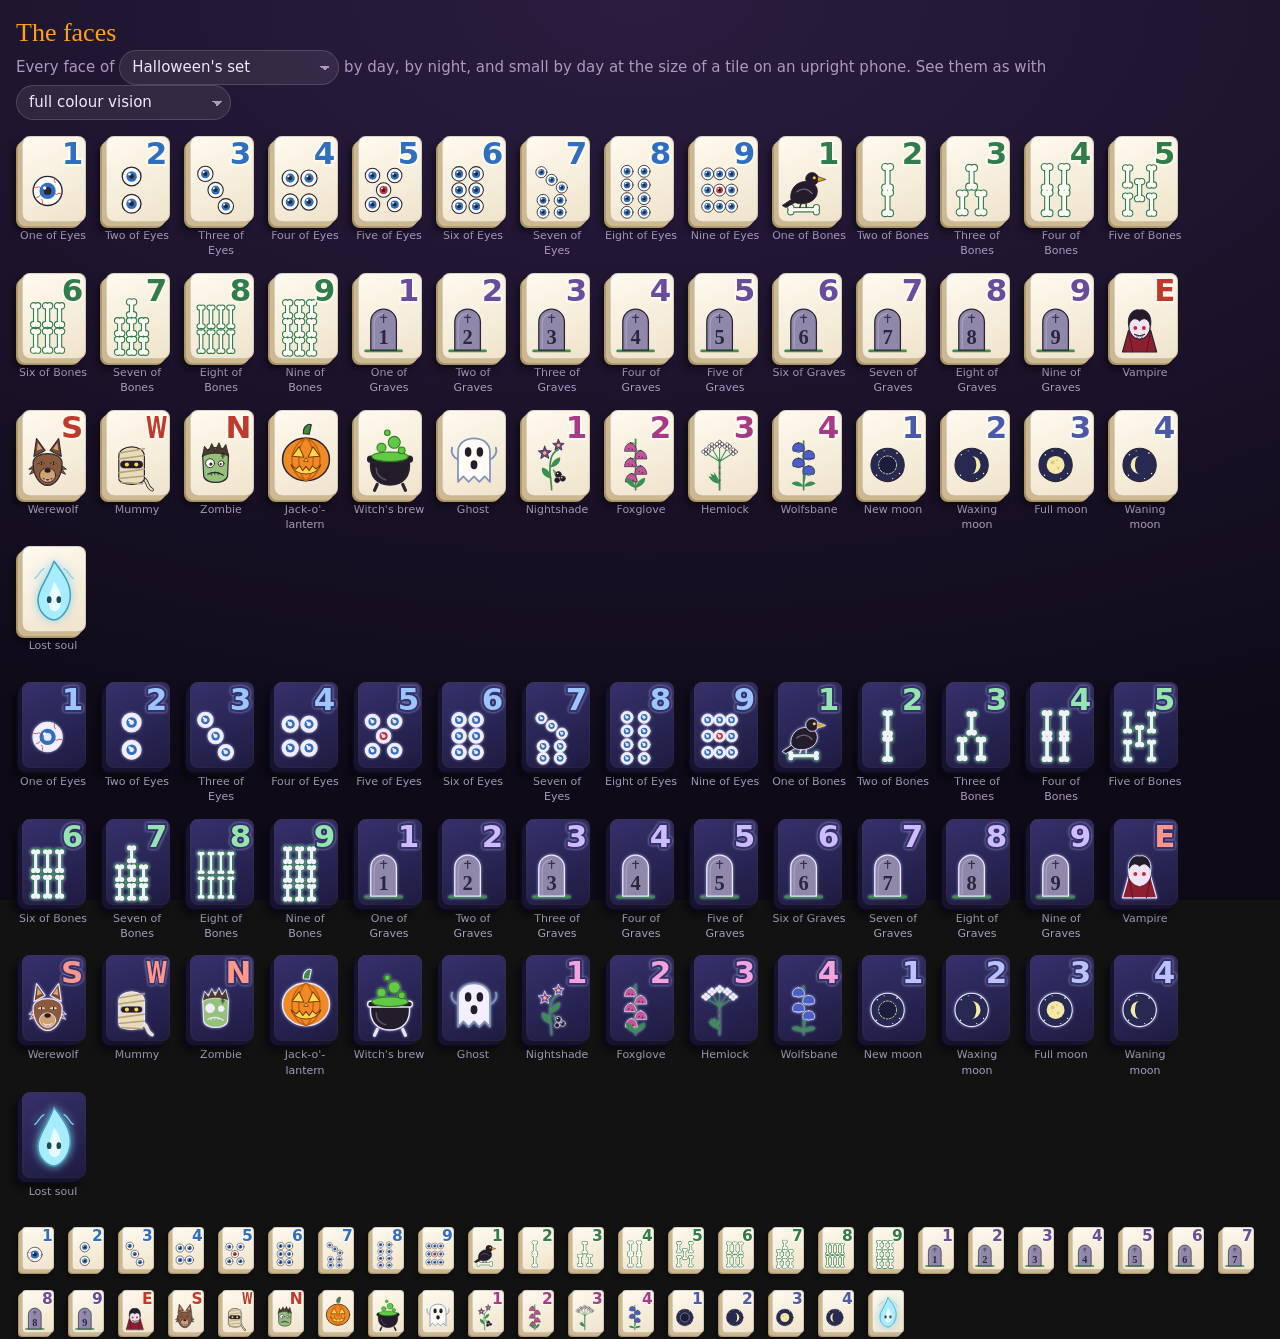
<file: faces.html>
<!doctype html>
<html lang="en">
<head>
<meta charset="utf-8">
<meta name="viewport" content="width=device-width, initial-scale=1">
<title>Seasons faces</title>
<link rel="stylesheet" href="css/game.css">
<style>
  body { overflow: auto; display: block; padding: 20px 16px 40px; }
  h1 { font: 400 26px/1 Creepster, fantasy, serif; color: var(--accent); margin: 0 0 4px; }
  p { color: var(--muted); margin: 0 0 16px; }
  .sheet { display: flex; flex-wrap: wrap; gap: 14px 10px; margin-bottom: 28px; }
  .cell { width: 74px; text-align: center; font-size: 11px; color: var(--muted); }
  .cell .tile { position: relative; display: block; margin: 0 0 6px 6px; --tile-w: 66px; --tile-h: 88px; --lift: 6px; --gap: 2px; cursor: default; }
  .small .cell { width: 40px; }
  .small .cell .tile { --tile-w: 34px; --tile-h: 45px; --lift: 4px; }
</style>
</head>
<body>
  <h1>The faces</h1>
  <p>Every face of <select id="set" aria-label="Set of faces">
      <option value="halloween">Halloween's set</option>
      <option value="thanksgiving">Thanksgiving's set</option>
      <option value="christmas">Christmas's set</option>
      <option value="new-year">New Year's set</option>
      <option value="groundhog">Groundhog Day's set</option>
      <option value="valentines">Valentine's Day's set</option>
      <option value="spring">The Start of Spring's set</option>
      <option value="summer">The beach season's set</option>
      <option value="showers">April Showers' set</option>
      <option value="turtle">The turtle's set</option>
    </select> by day, by night, and small by day at the size of a tile on an upright phone.
    <label>See them as with <select id="vision">
      <option value="">full colour vision</option>
      <option value="protanopia">protanopia: no red</option>
      <option value="deuteranopia">deuteranopia: no green</option>
      <option value="tritanopia">tritanopia: no blue</option>
      <option value="achromatopsia">no colour at all</option>
    </select></label>
  </p>
  <!-- The usual approximations of how each kind of colour blindness sees colour. -->
  <svg width="0" height="0" style="position:absolute" aria-hidden="true">
    <filter id="protanopia"><feColorMatrix type="matrix" values="0.567 0.433 0 0 0  0.558 0.442 0 0 0  0 0.242 0.758 0 0  0 0 0 1 0"/></filter>
    <filter id="deuteranopia"><feColorMatrix type="matrix" values="0.625 0.375 0 0 0  0.7 0.3 0 0 0  0 0.3 0.7 0 0  0 0 0 1 0"/></filter>
    <filter id="tritanopia"><feColorMatrix type="matrix" values="0.95 0.05 0 0 0  0 0.433 0.567 0 0  0 0.475 0.525 0 0  0 0 0 1 0"/></filter>
    <filter id="achromatopsia"><feColorMatrix type="matrix" values="0.299 0.587 0.114 0 0  0.299 0.587 0.114 0 0  0.299 0.587 0.114 0 0  0 0 0 1 0"/></filter>
  </svg>
  <div class="sheet" id="day"></div>
  <div class="sheet" id="night"></div>
  <div class="sheet small" id="small"></div>
  <script type="module">
    import { FACES } from './js/engine/tiles.js';
    import { sprite, symbolId, faceName, FACE_SETS } from './js/ui/faces.js';

    document.body.prepend(sprite());
    const params = new URLSearchParams(location.search);
    const set = document.getElementById('set');
    set.onchange = () => {
      for (const [id, night] of [['day', false], ['night', true], ['small', false]]) {
        const sheet = document.getElementById(id);
        sheet.replaceChildren();
        sheet.dataset.faces = set.value;
        for (const f of FACES) {
          const cell = document.createElement('div');
          cell.className = 'cell';
          cell.innerHTML = `<div class="tile${night ? ' night' : ''}${f.group === 'soul' ? ' soul' : ''}"><svg viewBox="0 0 60 80"><use href="#${symbolId(f.id, set.value)}"></use></svg></div>${id === 'small' ? '' : faceName(f.id, set.value)}`;
          sheet.append(cell);
        }
      }
    };
    set.value = FACE_SETS.includes(params.get('set')) ? params.get('set') : 'halloween';
    set.onchange();
    const vision = document.getElementById('vision');
    vision.onchange = () => {
      for (const sheet of document.querySelectorAll('.sheet')) sheet.style.filter = vision.value ? `url(#${vision.value})` : '';
    };
    vision.value = params.get('vision') || '';
    vision.onchange();
  </script>
</body>
</html>
</file>
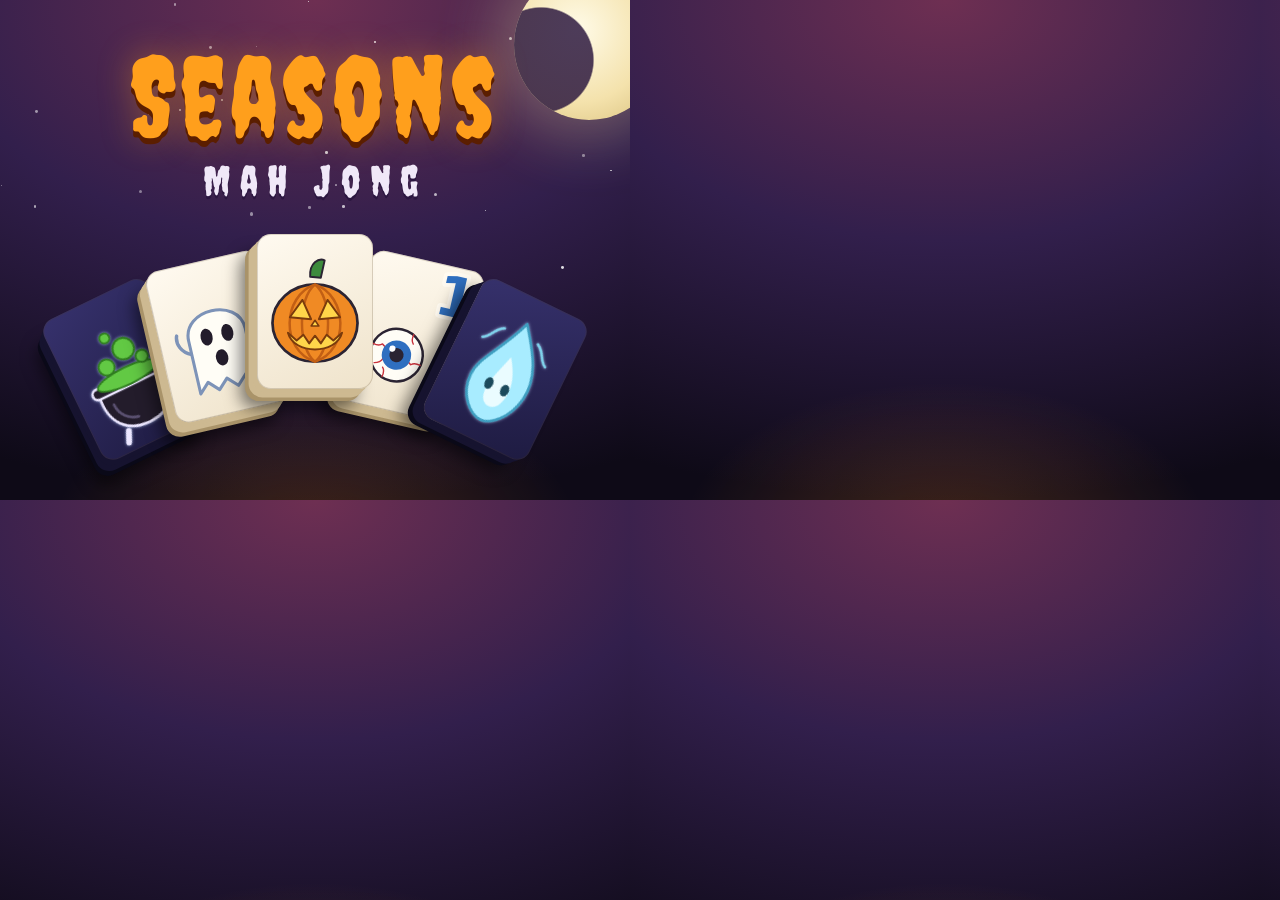
<file: tools/cover.html>
<!doctype html>
<html lang="en">
<head>
<meta charset="utf-8">
<title>Cover</title>
<!-- The cover for the game's itch.io page, 630 by 500, for tools/shots.py
     to take a picture of: the title in the game's lettering, under a waning
     moon, over a hand of the game's own tiles. -->
<link rel="stylesheet" href="https://fonts.googleapis.com/css2?family=Creepster&display=swap">
<link rel="stylesheet" href="../css/game.css">
<style>
  html, body { width: 630px; height: 500px; margin: 0; padding: 0; overflow: hidden; }
  body {
    display: block;
    position: relative;
    background:
      radial-gradient(60% 45% at 50% 108%, rgba(255, 140, 40, 0.22), transparent 70%),
      radial-gradient(125% 100% at 50% 0%, #6e2f52 0%, #321f4c 48%, #0e0a17 100%);
  }
  .moon {
    position: absolute;
    right: -34px;
    top: -30px;
    width: 150px;
    height: 150px;
    border-radius: 50%;
    background: radial-gradient(circle at 42% 40%, #fffbe8, #f4e2ac 58%, #d6bd78);
    box-shadow: 0 0 60px 18px rgba(255, 236, 170, 0.28);
  }
  .moon::after {
    /* a shadow across it, for a waning moon */
    content: '';
    position: absolute;
    inset: 0;
    border-radius: 50%;
    background: radial-gradient(circle at 18% 60%, rgba(46, 26, 64, 0.85) 34%, transparent 35%);
  }
  .star {
    position: absolute;
    border-radius: 50%;
    background: #fff;
  }
  h1, h2 {
    position: absolute;
    left: 0;
    right: 0;
    margin: 0;
    text-align: center;
    font-weight: 400;
    font-family: Creepster, fantasy, serif;
    line-height: 1;
  }
  h1 {
    top: 40px;
    font-size: 112px;
    letter-spacing: 0.04em;
    color: #ff9f1c;
    text-shadow: 0 6px 0 #5b1e00, 0 0 34px rgba(255, 159, 28, 0.4);
  }
  h2 {
    top: 160px;
    font-size: 42px;
    letter-spacing: 0.22em;
    color: #f0e8f8;
    text-shadow: 0 3px 0 #2b1640;
  }
  .fan {
    --tile-w: 116px;
    --tile-h: 155px;
    --lift: 12px;
    --gap: 0px;
    position: absolute;
    left: calc(50% - 58px);
    top: 248px;
  }
  .fan .tile {
    transform-origin: 50% 330%; /* a pivot well below, so that the hand fans out */
    cursor: default;
  }
</style>
</head>
<body>
  <div class="moon"></div>
  <h1>Seasons</h1>
  <h2>Mah Jong</h2>
  <div class="fan" id="fan"></div>
  <script type="module">
    import { sprite, symbolId } from '../js/ui/faces.js';
    import { FACE } from '../js/engine/tiles.js';
    document.body.prepend(sprite());

    // A sky of stars, the same every time.
    let seed = 7;
    const next = () => (seed = (seed * 16807) % 2147483647) / 2147483647;
    for (let k = 0; k < 34; k++) {
      const star = document.createElement('i');
      star.className = 'star';
      const size = 1 + next() * 2.2;
      Object.assign(star.style, { left: `${next() * 630}px`, top: `${next() * 300}px`, width: `${size}px`, height: `${size}px`, opacity: 0.35 + next() * 0.55 });
      document.body.insertBefore(star, document.querySelector('.moon'));
    }

    // A hand of tiles: day faces in the middle, one with its big corner
    // number, night faces glowing at the ends, and the jack-o'-lantern last,
    // so that it lies on top. The night faces have no number, so that their
    // drawings fill their tiles.
    const hand = [
      ['brew', true, -26],
      ['ghost', false, -13],
      ['eyes-1', false, 13],
      ['lost-soul', true, 26],
      ['lantern', false, 0],
    ];
    const fan = document.getElementById('fan');
    for (const [key, night, angle] of hand) {
      const tile = document.createElement('div');
      tile.className = `tile${night ? ' night' : ''}`;
      tile.style.transform = `rotate(${angle}deg)${angle ? '' : ' translateY(-14px)'}`;
      tile.innerHTML = `<svg viewBox="0 0 60 80"><use href="#${symbolId(FACE[key])}"/></svg>`;
      fan.append(tile);
    }
    await document.fonts.ready;
    document.title = 'ready'; // for anyone watching it in a browser
  </script>
</body>
</html>
</file>
<file: css/game.css>
:root {
  color-scheme: dark;
  --sky-top: #2a1d40;
  --sky-low: #0e0a17;
  --text: #f0e8f8;
  --muted: #a99bbd;
  --accent: #ff9f1c;
  --ink: #2b2433;
  --paper: #fffdf6;
  /* The lettering of titles: Halloween's own, and a rounder one for the
     other holidays. */
  --title-font: Fredoka, system-ui, sans-serif;
  --title-weight: 600;
  --title-shadow: rgba(0, 0, 0, 0.45);
  font: 15px/1.4 system-ui, -apple-system, 'Segoe UI', sans-serif;
}

body[data-theme='halloween'] {
  --title-font: Creepster, fantasy, serif;
  --title-weight: 400;
  --title-shadow: #5b1e00;
}

/* Seasons' own look, for choosing the holidays: none of theirs. */
body[data-theme='seasons'] {
  --accent: #f4cf6b;
}

/* The cards: Halloween's purple, and for the other holidays, wherever the
   colour can be mixed, a dark one taken from the sky behind them. */
:root {
  --panel: #1e1530;
}

@supports (color: color-mix(in srgb, red 50%, blue)) {
  body:not([data-theme='halloween']) {
    --panel: color-mix(in srgb, var(--sky-top) 38%, #0f0e12);
  }
}

* {
  box-sizing: border-box;
}

html,
body {
  height: 100%;
  margin: 0;
}

body {
  display: flex;
  flex-direction: column;
  color: var(--text);
  background: radial-gradient(120% 90% at 50% 0%, var(--sky-top), var(--sky-low)) fixed;
  overflow: hidden;
  padding: env(safe-area-inset-top) env(safe-area-inset-right) env(safe-area-inset-bottom) env(safe-area-inset-left);
  -webkit-user-select: none;
  user-select: none;
  transition: background-color 1s;
}

body.night {
  --sky-top: #161438;
  --sky-low: #04030a;
}

/* ------------------------------------------------------------- the bars */

.bar {
  display: flex;
  align-items: center;
  gap: 8px;
  padding: 8px 12px;
}

.top {
  flex-wrap: wrap;
  row-gap: 4px;
}

.top h1 {
  margin: 0 4px 0 0;
  font: var(--title-weight) 27px/1 var(--title-font);
  letter-spacing: 0.04em;
  color: var(--accent);
  text-shadow: 0 2px 0 var(--title-shadow);
  white-space: nowrap;
}

.status {
  margin-left: auto;
  display: flex;
  gap: 14px;
  color: var(--muted);
  font-variant-numeric: tabular-nums;
  white-space: nowrap;
}

.status b {
  color: var(--text);
  font-weight: 600;
}

/* The shopping list, on a board with one: a small tile for each thing on
   it, ticked as it is crossed off, and the matches left before checkout.
   Beside the score on a wide screen, in a row of its own on a phone. */
#list,
#deals,
#song {
  --tile-w: 20px;
  --tile-h: 27px;
  --lift: 2px;
  --gap: 0px;
  margin-left: auto;
  display: inline-flex;
  flex-direction: row;
  align-items: center;
  gap: 7px;
  padding: 3px 10px 5px 12px;
  border: 1px solid rgba(255, 255, 255, 0.14);
  border-radius: 999px;
  background: rgba(255, 255, 255, 0.08);
}

#list[hidden],
#deals[hidden],
#song[hidden] {
  display: none;
}

#list .icon,
#deals .icon,
#song .icon {
  font-size: 18px;
}

#list .label,
#deals .label,
#song .label,
#list .checkout,
#deals .checkout,
#song .checkout {
  color: var(--muted);
  font-size: 13px;
  font-weight: 500;
}

#list .things,
#deals .things,
#song .things {
  display: flex;
  gap: 5px;
}

#list:not([hidden]) ~ .status,
#deals:not([hidden]) ~ .status,
#song:not([hidden]) ~ .status {
  margin-left: 0;
}

#list .tile,
#deals .tile,
#song .tile {
  position: relative;
  flex: none;
  cursor: inherit;
}

#list .tile.done svg,
#deals .tile.done svg,
#song .tile.done svg {
  opacity: 0.35;
}

#list .tile.done::after,
#deals .tile.done::after,
#song .tile.done::after {
  content: '✓';
  position: absolute;
  inset: 0;
  display: grid;
  place-items: center;
  color: #157a37;
  font: 900 20px/1 system-ui, -apple-system, sans-serif;
  text-shadow: 0 0 2px #fff, 0 0 3px #fff;
}

#list .checkout,
#deals .checkout,
#song .checkout {
  font-variant-numeric: tabular-nums;
}

/* The robin's next note to sing back, on the first robin: ringed in her
   red. */
#song .tile.next::before {
  content: '';
  position: absolute;
  inset: -2px;
  border-radius: 5px;
  box-shadow: 0 0 0 2px #e2622f, 0 0 6px rgba(226, 98, 47, 0.7);
  pointer-events: none;
}

/* A doorbuster another shopper grabbed: crossed out. */
#deals .tile.grabbed svg {
  opacity: 0.35;
}

#deals .tile.grabbed::after {
  content: '✗';
  position: absolute;
  inset: 0;
  display: grid;
  place-items: center;
  color: #c0392b;
  font: 900 20px/1 system-ui, -apple-system, sans-serif;
  text-shadow: 0 0 2px #fff, 0 0 3px #fff;
}

.bottom {
  justify-content: center;
  flex-wrap: wrap;
}

.treats {
  display: flex;
  gap: 6px;
}

.controls {
  display: flex;
  gap: 8px;
}

/* A button in the bars: its icon and a word, beside the icon here and under
   it on phones. A treat's count sits on its icon while there is one. */
.bar button {
  display: inline-flex;
  align-items: center;
  justify-content: center;
  gap: 6px;
}

.bar button[hidden] {
  display: none;
}

.treats button {
  gap: 10px;
}

.bar .icon {
  position: relative;
  line-height: 1;
}

.bar .count {
  position: absolute;
  top: -8px;
  right: -11px;
  min-width: 16px;
  height: 16px;
  padding: 0 4px;
  border-radius: 8px;
  background: var(--accent);
  color: #2a1400;
  font: 700 11px/16px system-ui, -apple-system, sans-serif;
  text-align: center;
}

/* A treat there is none of: dimmed, though a tap still says what it does. */
.bar button.none {
  opacity: 0.45;
}

.bar button.none .count {
  display: none;
}

button,
select {
  font: inherit;
  color: var(--text);
  background: rgba(255, 255, 255, 0.08);
  border: 1px solid rgba(255, 255, 255, 0.14);
  border-radius: 999px;
  padding: 6px 12px;
  cursor: pointer;
  touch-action: manipulation;
  white-space: nowrap;
}

select {
  appearance: none;
  padding-right: 24px;
  background-image: linear-gradient(45deg, transparent 50%, var(--muted) 50%), linear-gradient(135deg, var(--muted) 50%, transparent 50%);
  background-position: calc(100% - 13px) 55%, calc(100% - 8px) 55%;
  background-size: 5px 5px;
  background-repeat: no-repeat;
}

select option {
  background: #1e1530;
}

button:disabled {
  opacity: 0.38;
  cursor: default;
}

/* Only where there is a pointer to hover: a phone would keep the last button
   tapped lit. */
@media (hover: hover) {
  button:not(:disabled):hover {
    background: rgba(255, 255, 255, 0.16);
  }
}

button.on {
  background: rgba(255, 159, 28, 0.25);
  background: color-mix(in srgb, var(--accent) 25%, transparent); /* the holiday's colour, where it can be mixed */
  border-color: var(--accent);
}

/* ------------------------------------------------------------ the board */

#table {
  flex: 1;
  min-height: 0;
  display: grid;
  place-items: center;
  overflow: hidden;
}

/* While the clock is stopped on a board not yet cleared: paused, or a card
   up, the board is hidden, so that it cannot be studied for nothing. */
body.covered #board {
  visibility: hidden;
}

#board {
  position: relative;
  --tile-w: 48px;
  --tile-h: 64px;
  --lift: 5px;
  --gap: 2px;
}

.tile {
  --face-1: #fffaf0;
  --face-2: #efe3cb;
  --edge: #cdb991;
  --edge-deep: #a99369;
  --index-eyes: #2f6fc0;
  --index-bones: #2e7d4a;
  --index-graves: #6a4c9c;
  --index-monster: #c0392b;
  --index-flower: #a63a87;
  --index-moon: #4a5aa8;
  /* Thanksgiving's, by the same groups: cranberries, corn, leaves, the harvest, autumn flowers and pies. */
  --index-tg-eyes: #b3163a;
  --index-tg-bones: #3f7d27;
  --index-tg-graves: #b35a12;
  --index-tg-monster: #6b4221;
  --index-tg-flower: #9b3f8f;
  --index-tg-moon: #3d5ea8;
  /* Christmas's: ornament red, cane green, the presents' blue, the birds' brown, berry pink and the snowflakes' ice blue. */
  --index-xm-eyes: #c41e3a;
  --index-xm-bones: #23803a;
  --index-xm-graves: #2f5fb0;
  --index-xm-monster: #8a4b1c;
  --index-xm-flower: #a8326e;
  --index-xm-moon: #1f7fa6;
  /* New Year's: the clocks' navy, the party horns' purple, January's red, Father Time's brown, the clover's green and the seasons' teal. */
  --index-ny-eyes: #2b4fa8;
  --index-ny-bones: #7b3fb0;
  --index-ny-graves: #c42a2a;
  --index-ny-monster: #7a5214;
  --index-ny-flower: #2e8a3e;
  --index-ny-moon: #1d7f8c;
  /* Groundhog Day's: the burrows' earth, the candles' flame, the scrolls' ink, the weather prophets' woods, the crocus's purple and the cardinal's red. */
  --index-gh-eyes: #7a4a1e;
  --index-gh-bones: #c4560e;
  --index-gh-graves: #2b4f8a;
  --index-gh-monster: #2e6b47;
  --index-gh-flower: #7a3fb0;
  --index-gh-moon: #b8233f;
  /* Valentine's: the hearts' red, the arrows' gold, the envelopes' violet, the animals' fur, the leaves' green and the candies' mint. */
  --index-vl-eyes: #c8123f;
  --index-vl-bones: #a86a00;
  --index-vl-graves: #6a3fb0;
  --index-vl-monster: #7a4a1e;
  --index-vl-flower: #2e8a3e;
  --index-vl-moon: #1d7f8c;
  /* April Showers': the raindrops' blue, the umbrellas' teal, the seed packets' ink, the frog's green, the lilac's purple and the monarch's orange. */
  --index-sh-eyes: #1f63b5;
  --index-sh-bones: #0c7a6f;
  --index-sh-graves: #8a4f16;
  --index-sh-monster: #3b7d2a;
  --index-sh-flower: #7a3fb0;
  --index-sh-moon: #c2500e;
  /* The turtle's: the lily pads' green, the cattails' brown, the shells' olive, the turtles' sea green, the lotus's pink and the pond shells' slate. */
  --index-tt-eyes: #2f7a33;
  --index-tt-bones: #7a4a24;
  --index-tt-graves: #6a5a22;
  --index-tt-monster: #2f6a5e;
  --index-tt-flower: #c2407a;
  --index-tt-moon: #45577a;
  /* The Start of Spring's: the robin's eggs' blue, the shoots' green, the kites' red, the winds' slate, the hyacinth's violet and dusk's orange. */
  --index-sp-eyes: #1f78ad;
  --index-sp-bones: #2e8a3a;
  --index-sp-graves: #c0392b;
  --index-sp-monster: #4a6283;
  --index-sp-flower: #6b4fc8;
  --index-sp-moon: #c8611c;
  /* The beach season's: the beach balls' red, the surfboards' teal, the sandcastles' sand, the sea's blue for the shore's four, the ice lolly's pink and the shells' coral. */
  --index-su-eyes: #cf3a30;
  --index-su-bones: #1f87a8;
  --index-su-graves: #a8641e;
  --index-su-monster: #2c5f9e;
  --index-su-flower: #c2407a;
  --index-su-moon: #c9542a;
  position: absolute;
  width: calc(var(--tile-w) - var(--gap));
  height: calc(var(--tile-h) - var(--gap));
  padding: 0;
  border: 0;
  border-radius: calc(var(--tile-w) * 0.12);
  background: linear-gradient(155deg, var(--face-1), var(--face-2));
  box-shadow:
    inset 0 0 0 1px rgba(80, 60, 30, 0.2),
    calc(var(--lift) * -0.35) calc(var(--lift) * 0.35) 0 var(--edge),
    calc(var(--lift) * -0.7) calc(var(--lift) * 0.7) 0 var(--edge),
    calc(var(--lift) * -1) var(--lift) 0 var(--edge-deep),
    calc(var(--lift) * -1.4) calc(var(--lift) * 1.6) calc(var(--lift) * 1.3) rgba(0, 0, 0, 0.5);
  cursor: pointer;
  transition: opacity 0.3s ease, transform 0.3s ease, filter 0.3s ease, visibility 0s;
  -webkit-tap-highlight-color: transparent;
  -webkit-touch-callout: none;
  touch-action: manipulation;
}

.tile svg {
  display: block;
  width: 100%;
  height: 100%;
  pointer-events: none;
}

.tile:focus-visible {
  outline: 3px solid #7fd3ec;
  outline-offset: 1px;
}

/* The badges a twist puts on a tile, a crown, a coin, a price tag and the
   rest, sit at its top left, 14% in from its edge: the top right is its
   number's, the corner no stack beside it ever covers, and a layer lifts a
   tile less than 14% of its width, 13% at the most, on tiles 23px wide, so
   a stack one layer taller on its left leaves them showing. The counts,
   the sparkler's, the milk's and the ice's, too wide to sit beside the
   number, sit under it, at the right. */

/* On the crown, a lord is gilded and wears a crown: free wherever he is. */
.tile.lord {
  --face-1: #fff7da;
  --face-2: #f2d98f;
  --edge: #c9a346;
  --edge-deep: #9c7a26;
}

.tile.lord::after {
  content: '👑';
  position: absolute;
  top: -11%;
  left: 14%;
  font-size: calc(var(--tile-w) * 0.4);
  line-height: 1;
  filter: drop-shadow(0 1px 1px rgba(0, 0, 0, 0.55));
  pointer-events: none;
}

/* On the bagpipes, a piper is tinged with the green of his tartan, and
   carries a note: the rest of his kind follow him out. */
.tile.piper {
  --face-1: #f3faf1;
  --face-2: #d3e8cd;
  --edge: #a8c69d;
  --edge-deep: #7f9f74;
}

.tile.piper::after {
  content: '🎶';
  position: absolute;
  top: -10%;
  left: 14%;
  font-size: calc(var(--tile-w) * 0.38);
  line-height: 1;
  filter: drop-shadow(0 1px 1px rgba(0, 0, 0, 0.55));
  pointer-events: none;
}

/* On New Year's 9, a rocket carries 🚀, waiting to be set off; and a tile
   a rocket's burst has lit glows the lilac of a firework, edges and all,
   with a sparkle on it, and turns gold like any tile when chosen: two lit
   tiles taken together are a lit pair. A tile catching the light flashes
   as it does. */
.tile.rocket::after,
.tile.lit::after {
  content: '🚀';
  position: absolute;
  top: -10%;
  left: 14%;
  font-size: calc(var(--tile-w) * 0.38);
  line-height: 1;
  filter: drop-shadow(0 1px 1px rgba(0, 0, 0, 0.55));
  pointer-events: none;
}

.tile.lit::after {
  content: '✨';
}

.tile.lit {
  --face-1: #fcefff;
  --face-2: #e6c6f5;
  --edge: #c09ad6;
  --edge-deep: #946bb0;
}

.tile.sparkle {
  animation: sparkle 0.7s ease-out;
}

@keyframes sparkle {
  0% {
    filter: brightness(1.7) drop-shadow(0 0 9px #ffd54a);
    transform: scale(1.08);
  }
}

/* On New Year's 3, the row a shooting star has crossed glows a starry
   blue until the next star, and fades once its wish is made; a star
   streaks across it as it comes. Its tiles are a cool, bright white. */
.star-band {
  position: absolute;
  left: 0;
  right: 0;
  z-index: 99999;
  pointer-events: none;
  transition:
    top 0.3s ease,
    opacity 0.6s ease;
}

.star-band.wished {
  opacity: 0;
}

.star-band::after {
  content: '';
  position: absolute;
  inset: -6% 0;
  border-radius: 8px;
  background:
    radial-gradient(circle at 9% 40%, rgba(255, 255, 255, 0.95) 0 1px, transparent 2px),
    radial-gradient(circle at 27% 65%, rgba(210, 225, 255, 0.9) 0 1.5px, transparent 2.5px),
    radial-gradient(circle at 46% 30%, rgba(255, 255, 255, 0.95) 0 1px, transparent 2px),
    radial-gradient(circle at 64% 70%, rgba(230, 215, 255, 0.9) 0 1.5px, transparent 2.5px),
    radial-gradient(circle at 83% 35%, rgba(255, 255, 255, 0.95) 0 1px, transparent 2px),
    linear-gradient(rgba(120, 160, 255, 0), rgba(140, 180, 255, 0.34) 25%, rgba(185, 160, 255, 0.34) 75%, rgba(120, 160, 255, 0));
  mix-blend-mode: screen;
}

.star-band::before {
  content: '🌠';
  position: absolute;
  top: 50%;
  right: -12%;
  transform: translateY(-50%);
  font-size: calc(var(--tile-w) * 0.6);
  line-height: 1;
  opacity: 0;
}

.star-band.streak::before {
  animation: streak 0.9s ease-out;
}

@keyframes streak {
  15% {
    opacity: 1;
  }
  100% {
    right: 105%;
    opacity: 0;
  }
}

.tile.starlit {
  --face-1: #f6f8ff;
  --face-2: #dfe7ff;
}

/* On New Year's 2, the two glasses of champagne stand along the 2, each at
   the top left of its place, as badges do, so that the tile under it and
   its number still show, and glide on a place at a time; when they meet
   they clink, tilting together, and stay so. The tiles still in their way
   are ringed in champagne gold, not filled with it, so as not to look
   chosen. */
.glass {
  position: absolute;
  left: 0;
  top: 0;
  width: calc(var(--tile-w) * 0.36);
  height: calc(var(--tile-w) * 0.72);
  z-index: 99999;
  pointer-events: none;
  transition: transform 0.5s ease;
  filter: drop-shadow(0 1px 1.5px rgba(0, 0, 0, 0.65)) drop-shadow(0 0 5px rgba(255, 226, 140, 0.6));
}

.glass svg {
  display: block;
  width: 100%;
  height: 100%;
  overflow: visible;
  transform-origin: 50% 100%;
  transition: transform 0.3s ease;
}

.glass.clinked svg {
  transform: rotate(var(--tilt));
}

.glass.clinking svg {
  animation: clink 0.9s ease-out;
}

@keyframes clink {
  0% {
    transform: rotate(0);
  }
  35% {
    transform: rotate(calc(var(--tilt) * 1.7));
  }
  50% {
    transform: rotate(calc(var(--tilt) * 0.5));
  }
  68% {
    transform: rotate(calc(var(--tilt) * 1.3));
  }
  100% {
    transform: rotate(var(--tilt));
  }
}

.tile.in-way::before {
  content: '';
  position: absolute;
  inset: 0;
  border-radius: inherit;
  box-shadow:
    inset 0 0 0 calc(var(--tile-w) * 0.06) #e3ad35,
    inset 0 0 calc(var(--tile-w) * 0.18) rgba(255, 205, 80, 0.75);
  pointer-events: none;
}

/* On April Showers' umbrella, each raindrop still running sits at the top
   left of its place, as badges do, so that the tile under it and its number
   still show: on the tile at the top there, or fainter on the table where
   its tiles are all taken. It glides a place down its rib with every match.
   One just landed falls onto the peak; one caught splashes; and one past
   the rim drips off and falls away. The tiles still in a drop's way are
   ringed in rain blue, not filled with it, so as not to look chosen. */
.raindrop {
  position: absolute;
  left: 0;
  top: 0;
  width: calc(var(--tile-w) * 0.36);
  height: calc(var(--tile-w) * 0.48);
  z-index: 99999;
  pointer-events: none;
  transition: transform 0.45s ease-in;
  filter: drop-shadow(0 1px 1.5px rgba(0, 0, 0, 0.55));
}

.raindrop svg {
  display: block;
  width: 100%;
  height: 100%;
  overflow: visible;
  transform-origin: 50% 100%;
}

.raindrop.bare {
  opacity: 0.55;
}

.raindrop.landing svg {
  animation: rain-land 0.5s ease-in;
}

.raindrop.caught svg {
  animation: rain-splash 0.5s ease-out forwards;
}

.raindrop.dripping svg {
  animation: rain-drip 0.7s ease-in forwards;
}

@keyframes rain-land {
  0% {
    transform: translateY(calc(var(--tile-w) * -1.2));
    opacity: 0;
  }
  70% {
    transform: translateY(0) scaleY(1.1);
    opacity: 1;
  }
  85% {
    transform: scale(1.15, 0.85);
  }
  100% {
    transform: none;
  }
}

@keyframes rain-splash {
  0% {
    transform: none;
    opacity: 1;
  }
  40% {
    transform: scale(1.5, 0.6);
    opacity: 0.9;
  }
  100% {
    transform: scale(2.2, 0.2);
    opacity: 0;
  }
}

@keyframes rain-drip {
  0% {
    transform: none;
    opacity: 1;
  }
  25% {
    transform: scaleY(1.15);
  }
  100% {
    transform: translateY(calc(var(--tile-w) * 1.4)) scale(0.8);
    opacity: 0;
  }
}

/* On April Showers' rain boots, the puddle's tiles, the splash zone, are
   tinged the blue of rainwater, a little deeper than the lake's; with each
   splash they ripple, outward from where the pair was taken. */
.tile.puddle {
  --face-1: #eef7fd;
  --face-2: #c9e3f5;
  --edge: #94bfdc;
  --edge-deep: #6f9cbd;
}

.tile.ripple {
  animation: ripple 0.55s ease-out;
}

@keyframes ripple {
  30% {
    transform: translateY(calc(var(--tile-w) * -0.06));
    filter: brightness(1.12);
  }
  60% {
    transform: translateY(calc(var(--tile-w) * 0.03));
  }
}

/* On April Showers' seed tray, the soil is a pale brown inside the tray's
   clay rim, and the sprouts a pale green, each seedling deeper than its
   leaves. A seedling carries a
   sprout at its top left, where badges go, with the waterings it still
   needs; it drinks as it is watered, and once it blooms, it carries a
   tulip, opening as it blooms. */
.tile[data-plot='soil'] {
  --face-1: #fbf5ec;
  --face-2: #e9d8c0;
  --edge: #c9ad8a;
  --edge-deep: #a2825d;
}

.tile[data-plot='rim'] {
  --face-1: #fbeee6;
  --face-2: #e8b99e;
  --edge: #c98a68;
  --edge-deep: #a2603f;
}

.tile[data-plot='leaf'] {
  --face-1: #f2fbec;
  --face-2: #d2ecc4;
  --edge: #9fca8b;
  --edge-deep: #77a663;
}

.tile[data-plot='seedling'] {
  --face-1: #e6f7da;
  --face-2: #b4e19b;
  --edge: #84bb69;
  --edge-deep: #5e9645;
}

.tile.sprouting::after,
.tile.blossom::after {
  position: absolute;
  top: -12%;
  left: 6%;
  padding: 0.1em 0.24em 0.1em 0.08em;
  border-radius: 9px;
  background: #fff;
  font: 800 max(10px, calc(var(--tile-w) * 0.28)) / 1 system-ui, -apple-system, sans-serif;
  white-space: nowrap;
  pointer-events: none;
}

.tile.sprouting::after {
  content: '🌱' attr(data-thirst);
  box-shadow:
    0 0 5px rgba(70, 150, 60, 0.75),
    inset 0 0 0 1px #8fc77a;
  color: #2f6b21;
}

.tile.blossom::after {
  content: '🌷';
  box-shadow:
    0 0 6px rgba(230, 80, 130, 0.85),
    inset 0 0 0 1px #e98fb0;
}

.tile.drinking::after {
  animation: drink 0.5s ease-out;
}

@keyframes drink {
  40% {
    transform: scale(1.25) translateY(-8%);
  }
}

/* On April Showers' flower bed, each tulip's head is its colour, red,
   yellow, pink or violet, its top deeper; the leaves are green and the
   soil a pale brown. The bee sits at the top left of the tulip she's on,
   flying from tulip to tulip, and the tulip she flies to next is ringed in
   honey gold, not filled with it, so as not to look chosen. */
.tile[data-flower='red'] {
  --face-1: #ffecea;
  --face-2: #f5bdb6;
}

.tile[data-flower='yellow'] {
  --face-1: #fffbe4;
  --face-2: #f2e29c;
}

.tile[data-flower='pink'] {
  --face-1: #fff0f6;
  --face-2: #f5c6db;
}

.tile[data-flower='violet'] {
  --face-1: #f6efff;
  --face-2: #dacbf3;
}

.tile[data-flower='leaf'] {
  --face-1: #f2fbec;
  --face-2: #d2ecc4;
}

.tile[data-flower='soil'] {
  --face-1: #fbf5ec;
  --face-2: #e9d8c0;
}


/* On the Start of Spring's first board, in like a lion, his mane is a
   golden brown, his ears deeper, his face a pale tawny, his muzzle cream,
   his eyes dark and his nose a dusky pink. */
.tile[data-look='mane'] {
  --face-1: #fbe3b8;
  --face-2: #d08a3a;
}

.tile[data-look='ears'] {
  --face-1: #f6dcb5;
  --face-2: #b6722d;
}

.tile[data-look='face'] {
  --face-1: #fff3da;
  --face-2: #eec888;
}

.tile[data-look='eyes'] {
  --face-1: #f2ede6;
  --face-2: #7a5e44;
}

.tile[data-look='muzzle'] {
  --face-1: #fffbf3;
  --face-2: #f2e1c4;
}

.tile[data-look='nose'] {
  --face-1: #f7dcd5;
  --face-2: #b5645a;
}

/* On the Start of Spring's thaw, the snowman's snow is a cold white, his
   hat and his coal near black, his arms twigs, his nose a carrot, his
   scarf red, and the puddle and slush round his foot water blue. A tile a
   snowball has snowed in is frosted over, a cap of snow on its top, and
   carries a snowflake and the matches until its snow melts (❄️3). */
.tile[data-look='snow'] {
  --face-1: #ffffff;
  --face-2: #dce8f5;
}

.tile[data-look='hat'] {
  --face-1: #e4e1ea;
  --face-2: #4a4656;
}

.tile[data-look='twig'] {
  --face-1: #f3e4d2;
  --face-2: #9a6a42;
}

.tile[data-look='puddle'] {
  --face-1: #e8f5fc;
  --face-2: #a9d2ea;
}

.tile[data-look='coal'] {
  --face-1: #dddae2;
  --face-2: #45424e;
}

.tile[data-look='carrot'] {
  --face-1: #fff0dc;
  --face-2: #f0902e;
}

.tile[data-look='scarf'] {
  --face-1: #ffe8e6;
  --face-2: #da4a40;
}

.tile.snowed::before {
  content: '';
  position: absolute;
  inset: 0;
  border-radius: inherit;
  background:
    radial-gradient(120% 40% at 50% 0%, rgba(255, 255, 255, 0.95) 60%, transparent 62%),
    linear-gradient(rgba(245, 250, 255, 0.55), rgba(225, 238, 252, 0.45));
  box-shadow: inset 0 0 0 calc(var(--tile-w) * 0.04) #bcd6f0;
  pointer-events: none;
}

.tile.snowed::after {
  content: '❄️' attr(data-melt);
  position: absolute;
  top: -12%;
  left: 6%;
  padding: 0.1em 0.24em 0.1em 0.08em;
  border-radius: 9px;
  background: #fff;
  box-shadow:
    0 0 5px rgba(120, 170, 220, 0.75),
    inset 0 0 0 1px #a9c8e8;
  color: #2f5f8f;
  font: 800 max(10px, calc(var(--tile-w) * 0.28)) / 1 system-ui, -apple-system, sans-serif;
  white-space: nowrap;
  pointer-events: none;
}

/* On the Start of Spring's first robin, the notes of her song are a sky
   blue, her beak yellow, her head near black with a white eye, her breast a
   brick red and her belly white, her back and wing grey-brown and her tail
   darker, and the fence post and its rails weathered wood, in the new
   grass. A tile of her next note is ringed in her red, and carries a note,
   to be sung back. */
.tile[data-look='notes'] {
  --face-1: #eef6ff;
  --face-2: #9cc2ea;
}

.tile[data-look='beak'] {
  --face-1: #fff4cc;
  --face-2: #e8ac22;
}

.tile[data-look='head'] {
  --face-1: #e2ded9;
  --face-2: #3f3834;
}

.tile[data-look='eye'] {
  --face-1: #ffffff;
  --face-2: #2b2522;
}

.tile[data-look='breast'] {
  --face-1: #ffe2d0;
  --face-2: #e05a2c;
}

.tile[data-look='belly'] {
  --face-1: #fffdf9;
  --face-2: #e9e1d8;
}

.tile[data-look='back'] {
  --face-1: #efe7de;
  --face-2: #8c7663;
}

.tile[data-look='wing'] {
  --face-1: #ebe2d8;
  --face-2: #735e4c;
}

.tile[data-look='tail'] {
  --face-1: #dcd6d0;
  --face-2: #4a413b;
}

.tile[data-look='post'] {
  --face-1: #f4e7d6;
  --face-2: #8f6a48;
}

.tile[data-look='rails'] {
  --face-1: #f6ecdf;
  --face-2: #b08a62;
}

.tile[data-look='grass'] {
  --face-1: #eef8e0;
  --face-2: #79ab47;
}

.tile.note-next::before {
  content: '';
  position: absolute;
  inset: 0;
  border-radius: inherit;
  box-shadow:
    inset 0 0 0 calc(var(--tile-w) * 0.05) #e2622f,
    inset 0 0 calc(var(--tile-w) * 0.16) rgba(226, 98, 47, 0.55);
  pointer-events: none;
}

.tile.note-next::after {
  content: '♪';
  position: absolute;
  top: -12%;
  left: 6%;
  padding: 0.08em 0.3em;
  border-radius: 9px;
  background: #fff;
  box-shadow:
    0 0 5px rgba(226, 98, 47, 0.7),
    inset 0 0 0 1px #f0a27e;
  color: #c8461c;
  font: 800 max(10px, calc(var(--tile-w) * 0.3)) / 1 system-ui, -apple-system, sans-serif;
  pointer-events: none;
}

/* On the Start of Spring's kite, its four sails are red, yellow, blue and
   green, round its spars, which are a light wood; the string of its tail
   and its line are white, and the ribbons tied on its tail pink. A tile on
   the edge the March wind blows on is loose, the side the wind blows on
   streaked with a gust of sky blue. */
.tile[data-look='sail-red'] {
  --face-1: #ffe6e2;
  --face-2: #e2563f;
}

.tile[data-look='sail-yellow'] {
  --face-1: #fffbdc;
  --face-2: #ecc432;
}

.tile[data-look='sail-blue'] {
  --face-1: #e6f0ff;
  --face-2: #4d8bd8;
}

.tile[data-look='sail-green'] {
  --face-1: #e9f9e8;
  --face-2: #4cab5f;
}

.tile[data-look='spar'] {
  --face-1: #f6e9d6;
  --face-2: #a5784a;
}

.tile[data-look='string'] {
  --face-1: #fcfcf9;
  --face-2: #cdc9bf;
}

.tile[data-look='ribbon'] {
  --face-1: #fff0f6;
  --face-2: #e0609a;
}

.tile[data-look='line'] {
  --face-1: #fcfcf9;
  --face-2: #b9b5aa;
}

.tile.windswept::before {
  content: '';
  position: absolute;
  inset: 0;
  border-radius: inherit;
  box-shadow: inset 0 0 0 calc(var(--tile-w) * 0.035) rgba(110, 175, 240, 0.75);
  pointer-events: none;
}

.tile.windswept[data-wind='east']::before {
  background: linear-gradient(to left, rgba(165, 212, 255, 0.85), rgba(165, 212, 255, 0) 55%);
}

.tile.windswept[data-wind='west']::before {
  background: linear-gradient(to right, rgba(165, 212, 255, 0.85), rgba(165, 212, 255, 0) 55%);
}

.tile.windswept[data-wind='north']::before {
  background: linear-gradient(to bottom, rgba(165, 212, 255, 0.85), rgba(165, 212, 255, 0) 55%);
}

.tile.windswept[data-wind='south']::before {
  background: linear-gradient(to top, rgba(165, 212, 255, 0.85), rgba(165, 212, 255, 0) 55%);
}

/* On the Start of Spring's luck of the Irish, the shamrock's leaves are a
   deep green, lighter where they're raised highest, and its stem darker. A
   tile a four-leaf clover shows on glows a lucky gold and carries the
   clover, with the matches it keeps for, its glow fading at the last two. */
.tile[data-look='shamrock'] {
  --face-1: #eaf8e4;
  --face-2: #3f9a4a;
}

.tile[data-look='shamrock-light'] {
  --face-1: #f3fcee;
  --face-2: #7cc56f;
}

.tile[data-look='stem'] {
  --face-1: #e8f2df;
  --face-2: #3c7232;
}

.tile.clover::before {
  content: '';
  position: absolute;
  inset: 0;
  border-radius: inherit;
  box-shadow:
    inset 0 0 0 calc(var(--tile-w) * 0.05) #d7b23a,
    inset 0 0 calc(var(--tile-w) * 0.2) rgba(240, 205, 80, 0.6);
  pointer-events: none;
}

.tile.clover.wilting::before {
  box-shadow: inset 0 0 0 calc(var(--tile-w) * 0.04) rgba(215, 178, 58, 0.6);
}

.tile.clover::after {
  content: '🍀' attr(data-luck);
  position: absolute;
  top: -12%;
  left: 6%;
  padding: 0.1em 0.24em 0.1em 0.08em;
  border-radius: 9px;
  background: #fff;
  box-shadow:
    0 0 5px rgba(80, 170, 80, 0.75),
    inset 0 0 0 1px #9fd39a;
  color: #2c7a34;
  font: 800 max(10px, calc(var(--tile-w) * 0.28)) / 1 system-ui, -apple-system, sans-serif;
  white-space: nowrap;
  pointer-events: none;
}

/* On the Start of Spring's spring cleaning, the curtain rod is wood, the
   window's frame and sill a fresh white, its panes, open to the sky, a
   pale blue, its curtains a soft pink, and the window box terracotta with a
   yellow flower in it. The row to sweep next is marked, each tile of it
   ringed and underlined in a broom's gold. */
.tile[data-look='rod'] {
  --face-1: #f6e9d5;
  --face-2: #a57648;
}

.tile[data-look='frame'] {
  --face-1: #ffffff;
  --face-2: #d8dce2;
}

.tile[data-look='pane'] {
  --face-1: #eaf5ff;
  --face-2: #9dc8ee;
}

.tile[data-look='curtain'] {
  --face-1: #fff2f6;
  --face-2: #e8a2bc;
}

.tile[data-look='sill'] {
  --face-1: #fdfdfb;
  --face-2: #ced2d8;
}

.tile[data-look='box'] {
  --face-1: #fbe8de;
  --face-2: #c8714d;
}

.tile[data-look='flowers'] {
  --face-1: #fff8d6;
  --face-2: #efc547;
}

.tile.sweep-next::before {
  content: '';
  position: absolute;
  inset: 0;
  border-radius: inherit;
  box-shadow:
    inset 0 0 0 calc(var(--tile-w) * 0.045) #f0b929,
    inset 0 calc(var(--tile-w) * -0.1) 0 #f0b929,
    inset 0 0 calc(var(--tile-w) * 0.18) rgba(245, 200, 70, 0.55);
  pointer-events: none;
}

/* On the Start of Spring's day and night, the scales' post down the
   middle is a warm brass; its beam, pans and base are gold on the day side,
   on the left, and silver on the night side, on the right; the sun and its
   rays a golden yellow, and the moon and its stars a cool, pale blue. */
.tile[data-look='pillar'] {
  --face-1: #fbf3e2;
  --face-2: #c69a4c;
}

.tile[data-look='scale-day'] {
  --face-1: #fff6dc;
  --face-2: #dcab3f;
}

.tile[data-look='scale-night'] {
  --face-1: #eef1f8;
  --face-2: #9aa6c0;
}

.tile[data-look='sun'] {
  --face-1: #fff8d2;
  --face-2: #f2b42c;
}

.tile[data-look='ray'] {
  --face-1: #fffbe0;
  --face-2: #f6cf55;
}

.tile[data-look='moon'] {
  --face-1: #e8edfa;
  --face-2: #8494c3;
}

.tile[data-look='star'] {
  --face-1: #f0f3fd;
  --face-2: #a7b4df;
}

/* On the Start of Spring's out like a lamb, once March goes out like a
   lamb and the tiles turn over to spring's side, the lamb comes into
   colour: her fleece white, brightest where it's piled highest, her face a
   warm cream, her ear pink, her hooves dark, and the meadow green with
   yellow-hearted daisies. March's wild side is the night's, and keeps its
   dark tiles (.tile.night, below). */
.tile[data-look='fleece'] {
  --face-1: #ffffff;
  --face-2: #e6e0d3;
}

.tile[data-look='fleece-top'] {
  --face-1: #ffffff;
  --face-2: #f2eee6;
}

.tile[data-look='lamb-face'] {
  --face-1: #fff4ec;
  --face-2: #e2bfa9;
}

.tile[data-look='lamb-ear'] {
  --face-1: #ffe9ee;
  --face-2: #e6a5b3;
}

.tile[data-look='hoof'] {
  --face-1: #ebe7e3;
  --face-2: #6a5f57;
}

.tile[data-look='meadow'] {
  --face-1: #eef9e3;
  --face-2: #74ae48;
}

.tile[data-look='daisy'] {
  --face-1: #fffef7;
  --face-2: #f1d457;
}

/* On the Summer Beach Season's first board, a pail and spade, the pail is
   a bright red, its rim deeper, the band round it sunny yellow and the
   starfish on it orange, its handle white; the spade is blue, its grip
   deeper; and the sand is golden, the shells on it a pale pink. */
.tile[data-look='pail'] {
  --face-1: #ffd7cf;
  --face-2: #e8493c;
}

.tile[data-look='pail-rim'] {
  --face-1: #ffc4ba;
  --face-2: #c22f25;
}

.tile[data-look='pail-band'] {
  --face-1: #fff6cf;
  --face-2: #f2c33b;
}

.tile[data-look='starfish'] {
  --face-1: #ffe2c8;
  --face-2: #f08a3c;
}

.tile[data-look='pail-handle'] {
  --face-1: #ffffff;
  --face-2: #c9d2da;
}

.tile[data-look='spade'] {
  --face-1: #e6f4ff;
  --face-2: #3b8fd6;
}

.tile[data-look='spade-grip'] {
  --face-1: #e6f4ff;
  --face-2: #2a6fb0;
}

.tile[data-look='sand'] {
  --face-1: #fff4d8;
  --face-2: #e8c886;
}

.tile[data-look='shell'] {
  --face-1: #fffaf2;
  --face-2: #f2c7b8;
}

/* On its sandcastle, the castle is packed sand, its raised tops and its
   battlements lighter, catching the sun, its flags red and the lintel
   over its gate a shadowy brown; the moat is the sea's blue, and the beach
   golden, as the pail's sand is. */
.tile[data-look='castle'] {
  --face-1: #f9e3bb;
  --face-2: #d4a35f;
}

.tile[data-look='castle-top'] {
  --face-1: #fff1d8;
  --face-2: #e6bd7f;
}

.tile[data-look='flag'] {
  --face-1: #ffe0dc;
  --face-2: #e8493c;
}

.tile[data-look='gate'] {
  --face-1: #f1d2b0;
  --face-2: #9a6a3c;
}

.tile[data-look='moat'] {
  --face-1: #e2f4ff;
  --face-2: #4a9fd8;
}

/* On its footprints in the sand, the footprints are wet sand, a deep
   brown, on the pale dry sand, the dunes at the top a grassy green, and
   the sea at the foot blue, the sand at its edge wet and darker. */
.tile[data-look='footprint'] {
  --face-1: #e2b98a;
  --face-2: #7f4f24;
}

.tile[data-look='dry-sand'] {
  --face-1: #fffaec;
  --face-2: #efd8a6;
}

.tile[data-look='dune'] {
  --face-1: #f4f2d6;
  --face-2: #b7c48a;
}

.tile[data-look='wet-sand'] {
  --face-1: #f6e3c0;
  --face-2: #c99e62;
}

.tile[data-look='sea'] {
  --face-1: #e2f4ff;
  --face-2: #4a9fd8;
}

/* On its sailing, the pennant is red at the masthead and the mast a
   varnished brown; the sails are white canvas, full and bright where they
   billow; the deck is wood, the hull a deep blue, lighter where it rises,
   the sea blue, and the waves at the foot a pale, foaming blue. */
.tile[data-look='pennant'] {
  --face-1: #ffe0dc;
  --face-2: #e8493c;
}

.tile[data-look='mast'] {
  --face-1: #f3e3cf;
  --face-2: #9a6a3c;
}

.tile[data-look='sail'] {
  --face-1: #ffffff;
  --face-2: #d9e2ec;
}

.tile[data-look='jib'] {
  --face-1: #ffffff;
  --face-2: #cfdbe8;
}

.tile[data-look='sail-full'] {
  --face-1: #ffffff;
  --face-2: #eef3f8;
}

.tile[data-look='deck'] {
  --face-1: #f6e2c4;
  --face-2: #b98a52;
}

.tile[data-look='hull'] {
  --face-1: #e3f0ff;
  --face-2: #2f6fb6;
}

.tile[data-look='hull-top'] {
  --face-1: #f0f7ff;
  --face-2: #5b93d1;
}

.tile[data-look='wave'] {
  --face-1: #f4fbff;
  --face-2: #8cc6ea;
}

/* When a wave rolls in on the sailboat, the tiles it reaches wash over one
   after another along the row, each new face showing as the wave passes. */
.tile.washing {
  animation: washing 0.5s ease-in-out;
}

@keyframes washing {
  50% {
    transform: translateY(-14%) scaleY(0.2);
    filter: brightness(1.25);
  }
}

/* On its ice cream, the cherry on top is a glossy red, the scoops
   strawberry pink, vanilla cream and chocolate brown from the top down,
   the cone a toasted waffle gold, its rim darker, and the chocolate
   dripping down its sides; and the cherry, still to take, carries a 🍒 on
   its corner. */
.tile[data-look='cherry'] {
  --face-1: #ffd6d6;
  --face-2: #d4202c;
}

.tile[data-look='strawberry'] {
  --face-1: #ffe8ef;
  --face-2: #f28aa6;
}

.tile[data-look='vanilla'] {
  --face-1: #fffdf3;
  --face-2: #f3e2b0;
}

.tile[data-look='chocolate'] {
  --face-1: #f1d9c4;
  --face-2: #7a4a2a;
}

.tile[data-look='cone-rim'] {
  --face-1: #f8e2b8;
  --face-2: #c98f45;
}

.tile[data-look='cone'] {
  --face-1: #f6dcab;
  --face-2: #d29b52;
}

.tile[data-look='drip'] {
  --face-1: #ecd1bb;
  --face-2: #6f3f22;
}

.tile.cherry-top::after {
  content: '🍒';
  position: absolute;
  top: -12%;
  left: 6%;
  padding: 0.08em 0.18em;
  border-radius: 9px;
  background: #fff4f4;
  box-shadow:
    0 0 5px rgba(212, 32, 44, 0.6),
    inset 0 0 0 1px #f0a0a6;
  font: max(11px, calc(var(--tile-w) * 0.34)) / 1 system-ui, -apple-system, sans-serif;
  pointer-events: none;
}

/* The tile the sand crab sits on: ringed in a crab's red, the crab on its
   top left corner, as the twists' badges are, clear of the tile's number. */
.tile.crabbed::before {
  content: '';
  position: absolute;
  inset: 0;
  border-radius: inherit;
  box-shadow: inset 0 0 0 calc(var(--tile-w) * 0.05) rgba(225, 85, 50, 0.85);
  pointer-events: none;
}

.tile.crabbed::after {
  content: '🦀';
  position: absolute;
  top: -12%;
  left: 6%;
  padding: 0.08em 0.18em;
  border-radius: 9px;
  background: #fff6e6;
  box-shadow:
    0 0 5px rgba(200, 90, 40, 0.7),
    inset 0 0 0 1px #e8a07a;
  font: max(11px, calc(var(--tile-w) * 0.34)) / 1 system-ui, -apple-system, sans-serif;
  pointer-events: none;
}

/* A tile the tide covers lies under the sea's blue, light rippling on it,
   until the tide goes out. */
.tile.underwater::before {
  content: '';
  position: absolute;
  inset: 0;
  border-radius: inherit;
  background:
    radial-gradient(60% 14% at 30% 22%, rgba(255, 255, 255, 0.55), transparent 70%),
    radial-gradient(50% 12% at 72% 58%, rgba(255, 255, 255, 0.4), transparent 70%),
    linear-gradient(rgba(70, 160, 220, 0.55), rgba(30, 110, 180, 0.62));
  box-shadow: inset 0 0 0 calc(var(--tile-w) * 0.035) rgba(40, 120, 190, 0.8);
  pointer-events: none;
}

/* On its beach ball, the panels round the ball are blue, yellow and green,
   with white between them, and the cap on top a glossy white; under it the
   sand, and the ball's shadow on it a darker sand. */
.tile[data-look='panel-blue'] {
  --face-1: #e2f1ff;
  --face-2: #2f7fd8;
}

.tile[data-look='panel-white'] {
  --face-1: #ffffff;
  --face-2: #e3eaf1;
}

.tile[data-look='panel-yellow'] {
  --face-1: #fff8d8;
  --face-2: #f4c623;
}

.tile[data-look='panel-green'] {
  --face-1: #e4fbf1;
  --face-2: #2bb58a;
}

.tile[data-look='ball-cap'] {
  --face-1: #ffffff;
  --face-2: #f1f5f9;
}

.tile[data-look='ball-shadow'] {
  --face-1: #ecd7ac;
  --face-2: #b08d52;
}

/* A tile out in the sun warms, a little pinker with every match, and
   glows hot at the last; then it burns, sunburnt red, flushing as it does. */
.tile.in-sun::before,
.tile.sunburnt::before {
  content: '';
  position: absolute;
  inset: 0;
  border-radius: inherit;
  mix-blend-mode: multiply;
  pointer-events: none;
}

.tile.in-sun::before {
  background: rgba(255, 112, 84, calc(var(--sun, 0) * 0.42));
}

.tile.scorching::before {
  box-shadow: inset 0 0 calc(var(--tile-w) * 0.2) rgba(255, 92, 40, 0.7);
  animation: scorching 0.8s ease-in-out infinite alternate;
}

@keyframes scorching {
  to {
    box-shadow: inset 0 0 calc(var(--tile-w) * 0.3) rgba(255, 72, 30, 0.95);
  }
}

.tile.sunburnt::before {
  background: linear-gradient(155deg, rgba(255, 98, 72, 0.55), rgba(212, 40, 30, 0.62));
  box-shadow: inset 0 0 0 calc(var(--tile-w) * 0.04) rgba(190, 30, 22, 0.85);
}

.tile.sizzling {
  animation: sizzling 0.6s ease-out;
}

@keyframes sizzling {
  30% {
    filter: brightness(1.3) saturate(1.8);
  }
}

/* On its lighthouse, the roof a deep red, the lantern's glass glowing gold
   round the lamp, brightest at its middle, the gallery's railing dark iron,
   the tower in bands of red and white, its door dark wood, and the rocks
   grey, the sea about them blue. A tile on the stairs is walled in at its
   left and right, as the stairs are, free only by the tiles above and
   below it. */
.tile[data-look='light-roof'] {
  --face-1: #f6dada;
  --face-2: #9c2a2a;
}

.tile[data-look='lantern'] {
  --face-1: #fffbe0;
  --face-2: #f2d36b;
}

.tile[data-look='lamp'] {
  --face-1: #fffdf0;
  --face-2: #ffc928;
}

.tile[data-look='gallery'] {
  --face-1: #e8ebf0;
  --face-2: #46505c;
}

.tile[data-look='tower-red'] {
  --face-1: #ffe4e0;
  --face-2: #d4372f;
}

.tile[data-look='tower-white'] {
  --face-1: #ffffff;
  --face-2: #e3e7ec;
}

.tile[data-look='tower-door'] {
  --face-1: #f2e3d0;
  --face-2: #6b4423;
}

.tile[data-look='rocks'] {
  --face-1: #efede9;
  --face-2: #80848b;
}

.tile.stair::before {
  content: '';
  position: absolute;
  inset: 0;
  border-radius: inherit;
  box-shadow:
    inset calc(var(--tile-w) * 0.07) 0 0 rgba(70, 50, 40, 0.3),
    inset calc(var(--tile-w) * -0.07) 0 0 rgba(70, 50, 40, 0.3);
  pointer-events: none;
}

/* On its sunset, the sunbeams a pale gold round the setting sun, the sun
   a deep orange, brighter as it's raised, to its yellow core where it
   meets the sea; the sea a deep evening blue, the horizon's row where the
   sun touches it a dusky rose, and the sun's reflection gold on the
   water. Once the sun has set, the tiles are the evening's, dark, as any
   board's are on its night side (.tile.night, below). */
.tile[data-look='sunbeam'] {
  --face-1: #fffbe6;
  --face-2: #f7d06a;
}

.tile[data-look='setting-sun'] {
  --face-1: #ffe9cc;
  --face-2: #f08a2c;
}

.tile[data-look='sun-glow'] {
  --face-1: #fff2d6;
  --face-2: #f7a83a;
}

.tile[data-look='sun-core'] {
  --face-1: #fffbe8;
  --face-2: #ffd04a;
}

.tile[data-look='horizon'] {
  --face-1: #f6e7ef;
  --face-2: #a8679c;
}

.tile[data-look='evening-sea'] {
  --face-1: #e2ecfa;
  --face-2: #3a5a9c;
}

.tile[data-look='glint'] {
  --face-1: #fff6dc;
  --face-2: #e9b04c;
}

/* Independence Day's fife and drum: the drumsticks a turned wood, the
   beads at their tips paler; the drum's hoops red, its shell a deep blue,
   the rope laced round it cream, and the eagle on it gold; and the fife a
   dark wood, its finger holes darker still. */
.tile[data-look='drumstick'] {
  --face-1: #f6e2c4;
  --face-2: #b07a3e;
}

.tile[data-look='drumstick-tip'] {
  --face-1: #fff3e0;
  --face-2: #d8a868;
}

.tile[data-look='drum-hoop'] {
  --face-1: #ffe0dc;
  --face-2: #d23a32;
}

.tile[data-look='drum-shell'] {
  --face-1: #e2ecfa;
  --face-2: #2c5a9e;
}

.tile[data-look='drum-rope'] {
  --face-1: #fffaf0;
  --face-2: #e6d6b4;
}

.tile[data-look='drum-eagle'] {
  --face-1: #fff4d6;
  --face-2: #e0a83a;
}

.tile[data-look='fife'] {
  --face-1: #f4e4cc;
  --face-2: #8a5a30;
}

.tile[data-look='fife-hole'] {
  --face-1: #efe0c8;
  --face-2: #5a3a1e;
}

/* Its flag: the pole a pale steel, the gold ball on its top, its stand
   dark; the canton a deep navy, the stars raised on it white; and the
   stripes red and white by turns. A tile of the number to count off next
   is ringed in the parade's red, and carries a drum on its corner. */
.tile[data-look='finial'] {
  --face-1: #fff4d6;
  --face-2: #e0a83a;
}

.tile[data-look='flagpole'] {
  --face-1: #f3ecdf;
  --face-2: #a89a86;
}

.tile[data-look='flag-stand'] {
  --face-1: #efe9e1;
  --face-2: #7a7068;
}

.tile[data-look='canton'] {
  --face-1: #e2ecfa;
  --face-2: #22427e;
}

.tile[data-look='flag-star'] {
  --face-1: #ffffff;
  --face-2: #d8e2f0;
}

.tile[data-look='stripe-red'] {
  --face-1: #ffe0dc;
  --face-2: #cf3a30;
}

.tile[data-look='stripe-white'] {
  --face-1: #ffffff;
  --face-2: #e6e9ee;
}

.tile.count-next::before {
  content: '';
  position: absolute;
  inset: 0;
  border-radius: inherit;
  box-shadow: inset 0 0 0 calc(var(--tile-w) * 0.06) rgba(207, 58, 48, 0.85);
  pointer-events: none;
}

.tile.count-next::after {
  content: '🥁';
  position: absolute;
  top: -12%;
  left: 6%;
  padding: 0.08em 0.18em;
  border-radius: 9px;
  background: #fff4f2;
  box-shadow:
    0 0 5px rgba(207, 58, 48, 0.6),
    inset 0 0 0 1px #e8a09a;
  font: max(11px, calc(var(--tile-w) * 0.32)) / 1 system-ui, -apple-system, sans-serif;
  pointer-events: none;
}

/* On April Showers' May Day, once the tiles turn over to May's side, the
   basket shows its colours: its handle and rim wicker, its body woven in
   two shades, the bow tied on its handle ribbon pink, and the flowers
   heaped in it lilac, pink, yellow and white, with green leaves. April's
   side is the night's, and keeps its dark tiles (.tile.night, below). */
.tile[data-look='handle'] {
  --face-1: #f6e8d4;
  --face-2: #d1a978;
}

.tile[data-look='rim'] {
  --face-1: #f2dfc4;
  --face-2: #b88a55;
}

.tile[data-look='weave'] {
  --face-1: #f8ecda;
  --face-2: #dfc196;
}

.tile[data-look='weave-2'] {
  --face-1: #f1dcbc;
  --face-2: #c79c62;
}

.tile[data-look='bow'] {
  --face-1: #fff0f6;
  --face-2: #f0a0c2;
}

.tile[data-look='lilac'] {
  --face-1: #f7f0ff;
  --face-2: #d2bbf3;
}

.tile[data-look='pink'] {
  --face-1: #fff0f5;
  --face-2: #f6bfd2;
}

.tile[data-look='yellow'] {
  --face-1: #fffbe4;
  --face-2: #f3df8e;
}

.tile[data-look='white'] {
  --face-1: #ffffff;
  --face-2: #ece8f3;
}

.tile[data-look='leaf'] {
  --face-1: #f2fbec;
  --face-2: #c4e3b2;
}

.bee {
  position: absolute;
  left: 0;
  top: 0;
  z-index: 99999;
  font-size: calc(var(--tile-w) * 0.42);
  line-height: 1;
  pointer-events: none;
  transition: transform 0.55s cubic-bezier(0.3, 1.4, 0.6, 1);
  filter: drop-shadow(0 1px 1.5px rgba(0, 0, 0, 0.55));
  animation: bee-hover 0.9s ease-in-out infinite alternate;
}

@keyframes bee-hover {
  to {
    translate: 0 calc(var(--tile-w) * -0.05);
  }
}

.tile.bee-next::before {
  content: '';
  position: absolute;
  inset: 0;
  border-radius: inherit;
  box-shadow:
    inset 0 0 0 calc(var(--tile-w) * 0.05) #e0a91a,
    inset 0 0 calc(var(--tile-w) * 0.16) rgba(240, 190, 40, 0.6);
  pointer-events: none;
}

/* On April Showers' watering can, its body is painted a garden green, its
   drops the blue of water, and its handle, spout and rose are bare
   galvanised metal. */
.tile[data-part='body'] {
  --face-1: #effaf0;
  --face-2: #c3e3c6;
  --edge: #8fc196;
  --edge-deep: #659a6d;
}

.tile[data-part='drops'] {
  --face-1: #ecf6ff;
  --face-2: #bcdcf6;
  --edge: #8bb8de;
  --edge-deep: #5f8fb9;
}

.tile[data-part='metal'] {
  --face-1: #f6f7f8;
  --face-2: #d8dde2;
  --edge: #aab3bc;
  --edge-deep: #808b96;
}

/* On April Showers' rainbow, each tile is tinted its band's colour, pale,
   and the clouds' tiles a cool white. The band lit shines, its colour
   deeper, and the band lit next is ringed in its colour, not filled with
   it, so as not to look chosen. A colour caught makes the rest of its band
   shimmer. The colours are told apart by more than colour: the top bar
   names the band lit, and a screen reader says each tile's. */
.tile[data-band='red'] {
  --face-1: #ffebe8;
  --face-2: #f7c6bf;
  --band: #e0533f;
}

.tile[data-band='orange'] {
  --face-1: #fff2e4;
  --face-2: #f9d4ab;
  --band: #ec8a23;
}

.tile[data-band='yellow'] {
  --face-1: #fffbe2;
  --face-2: #f3e49e;
  --band: #d9b40f;
}

.tile[data-band='green'] {
  --face-1: #effbe9;
  --face-2: #c9e9b8;
  --band: #4ea53a;
}

.tile[data-band='blue'] {
  --face-1: #eaf3ff;
  --face-2: #bfd7f5;
  --band: #3a7fd6;
}

.tile[data-band='violet'] {
  --face-1: #f5eeff;
  --face-2: #d9c8f3;
  --band: #8a5cd1;
}

.tile[data-band='cloud'] {
  --face-1: #fcfdff;
  --face-2: #e3e8ee;
}

.tile[data-band='red'].shining {
  --face-1: #ffd8d1;
  --face-2: #f19c8f;
}

.tile[data-band='orange'].shining {
  --face-1: #ffe4c6;
  --face-2: #f6bb7a;
}

.tile[data-band='yellow'].shining {
  --face-1: #fff6c2;
  --face-2: #edd45f;
}

.tile[data-band='green'].shining {
  --face-1: #ddf6d0;
  --face-2: #a8db8d;
}

.tile[data-band='blue'].shining {
  --face-1: #d8e9ff;
  --face-2: #97bcef;
}

.tile[data-band='violet'].shining {
  --face-1: #ecdeff;
  --face-2: #c1a6ec;
}

.tile.next-band::before {
  content: '';
  position: absolute;
  inset: 0;
  border-radius: inherit;
  box-shadow: inset 0 0 0 calc(var(--tile-w) * 0.05) var(--band);
  pointer-events: none;
}

.tile.shimmer {
  animation: shimmer 0.6s ease-out;
}

@keyframes shimmer {
  35% {
    filter: brightness(1.18) saturate(1.3);
    transform: translateY(calc(var(--tile-w) * -0.04));
  }
}

.tile.rain-way::before {
  content: '';
  position: absolute;
  inset: 0;
  border-radius: inherit;
  box-shadow:
    inset 0 0 0 calc(var(--tile-w) * 0.05) #4ea6e3,
    inset 0 0 calc(var(--tile-w) * 0.16) rgba(90, 170, 235, 0.6);
  pointer-events: none;
}

/* On New Year's Day, a sweet carries its treat, 🍩 or another, at the top
   left, where badges go; through January, while the resolution holds, it
   is tinted a frosting pink, tempting, and after, a tile like any other. */
.tile.sweet::after {
  content: attr(data-sweet);
  position: absolute;
  top: -12%;
  left: 14%;
  font-size: calc(var(--tile-w) * 0.42);
  line-height: 1;
  filter: drop-shadow(0 1px 1px rgba(0, 0, 0, 0.55));
  pointer-events: none;
}

.tile.tempting {
  --face-1: #fff1f7;
  --face-2: #f6cde0;
  --edge: #d9a1b9;
  --edge-deep: #b07490;
}

/* On Valentine's pierced heart, a tile smitten by Cupid's arrow blushes
   pink and carries a heart, with the matches until his next arrow, deeper
   at the last two; struck, the heart beats. */
.tile.smitten {
  --face-1: #fff0f4;
  --face-2: #ffd0de;
  --edge: #e898b2;
  --edge-deep: #c26a8a;
}

.tile.smitten::before {
  content: '💘' attr(data-arrow);
  position: absolute;
  top: 36%;
  right: 4%;
  padding: 0.1em 0.22em 0.1em 0.08em;
  border-radius: 9px;
  background: #fff;
  box-shadow:
    0 0 6px rgba(255, 105, 150, 0.85),
    inset 0 0 0 1px #f29bb6;
  color: #a3123f;
  font: 800 max(10px, calc(var(--tile-w) * 0.3)) / 1 system-ui, -apple-system, sans-serif;
  white-space: nowrap;
  pointer-events: none;
}

.tile.smitten.pining::before {
  background: #ffd1de;
  color: #8a0f35;
}

.tile.struck::before {
  animation: heartbeat 0.9s ease-out;
}

/* On Valentine's envelope, a tile with half a sweet nothing on it carries
   a candy heart at its top left, where badges go, its word pressed into it
   in red, as on the candy hearts' own tiles, and in its message's pastel,
   so that a message's two halves match. Held up close, it reads with ease.
   The half still to take of a message begun blushes, its heart beating, to
   be taken next. */
.tile.candy::before {
  content: attr(data-word);
  position: absolute;
  top: -13%;
  left: 2%;
  display: flex;
  align-items: center;
  justify-content: center;
  box-sizing: border-box;
  width: calc(var(--tile-w) * 0.68);
  height: calc(var(--tile-w) * 0.52);
  padding-bottom: calc(var(--tile-w) * 0.08);
  background: center / 100% 100% no-repeat url("data:image/svg+xml,%3Csvg xmlns='http://www.w3.org/2000/svg' viewBox='0 0 104 104' preserveAspectRatio='none'%3E%3Cpath d='M2 27A25 25 0 0 1 52 27A25 25 0 0 1 102 27Q102 64.5 52 102Q2 64.5 2 27Z' fill='%23ffb8ca' stroke='%23d9668a' stroke-width='4'/%3E%3C/svg%3E");
  color: #c8173f;
  font: 900 max(6px, calc(var(--tile-w) * 0.165)) / 1 system-ui, -apple-system, sans-serif;
  letter-spacing: -0.02em;
  filter: drop-shadow(0 1px 1px rgba(0, 0, 0, 0.45));
  pointer-events: none;
}

.tile.candy[data-message='1']::before {
  background-image: url("data:image/svg+xml,%3Csvg xmlns='http://www.w3.org/2000/svg' viewBox='0 0 104 104' preserveAspectRatio='none'%3E%3Cpath d='M2 27A25 25 0 0 1 52 27A25 25 0 0 1 102 27Q102 64.5 52 102Q2 64.5 2 27Z' fill='%23d5bff3' stroke='%239a72d6' stroke-width='4'/%3E%3C/svg%3E");
}

.tile.candy[data-message='2']::before {
  background-image: url("data:image/svg+xml,%3Csvg xmlns='http://www.w3.org/2000/svg' viewBox='0 0 104 104' preserveAspectRatio='none'%3E%3Cpath d='M2 27A25 25 0 0 1 52 27A25 25 0 0 1 102 27Q102 64.5 52 102Q2 64.5 2 27Z' fill='%23b7ecc8' stroke='%2353a873' stroke-width='4'/%3E%3C/svg%3E");
}

.tile.candy[data-message='3']::before {
  background-image: url("data:image/svg+xml,%3Csvg xmlns='http://www.w3.org/2000/svg' viewBox='0 0 104 104' preserveAspectRatio='none'%3E%3Cpath d='M2 27A25 25 0 0 1 52 27A25 25 0 0 1 102 27Q102 64.5 52 102Q2 64.5 2 27Z' fill='%23ffe48a' stroke='%23c9a227' stroke-width='4'/%3E%3C/svg%3E");
}

.tile.awaited {
  --face-1: #fff0f4;
  --face-2: #ffd0de;
  --edge: #e898b2;
  --edge-deep: #c26a8a;
}

.tile.awaited::before {
  animation: heartbeat 1.1s ease-out infinite;
}

/* On Valentine's hugs and kisses, the free tiles of the letter the run of
   kisses and hugs wants next blush a soft pink: a kiss from the X after a
   hug, a hug from the O after a kiss. */
.tile.xo-next {
  --face-1: #fff3f7;
  --face-2: #ffd8e5;
  --edge: #e9a0b8;
  --edge-deep: #c27391;
}

/* On Valentine's box of chocolates, the chocolate bitten into, its tiles
   still to eat, is ringed in milk chocolate brown: eat it all, cup and all,
   before biting into another. */
.tile.bitten {
  --face-1: #fff4e8;
  --face-2: #f0d4b8;
  --edge: #c99b72;
  --edge-deep: #9c6e47;
}

.tile.bitten::before {
  content: '';
  position: absolute;
  inset: 0;
  border-radius: inherit;
  box-shadow:
    inset 0 0 0 calc(var(--tile-w) * 0.06) #8a5530,
    inset 0 0 calc(var(--tile-w) * 0.2) rgba(138, 85, 48, 0.55);
  pointer-events: none;
}

/* On Valentine's first date, a tile in a candle's glow is tinged gold, a
   warm light round its edges; a candlelit pair takes one in each candle's
   glow. */
.tile.glow {
  --face-1: #fff8e4;
  --face-2: #ffe4a6;
  --edge: #e2bb6a;
  --edge-deep: #b98f3e;
}

.tile.glow::before {
  content: '';
  position: absolute;
  inset: 0;
  border-radius: inherit;
  box-shadow:
    inset 0 0 0 calc(var(--tile-w) * 0.04) rgba(255, 196, 70, 0.9),
    inset 0 0 calc(var(--tile-w) * 0.22) rgba(255, 176, 50, 0.6);
  pointer-events: none;
}

/* On Valentine's vase of roses, a rose in bud carries a bud at its top
   left, where badges go; in bloom it blushes, with a rose counting down the
   matches it has left in bloom, deeper at the last two, and pops open as it
   blooms; and a rose left too long wilts. */
.tile.bud::after {
  content: '';
  position: absolute;
  top: -13%;
  left: 13%;
  width: calc(var(--tile-w) * 0.3);
  height: calc(var(--tile-w) * 0.42);
  background: center / contain no-repeat url("data:image/svg+xml,%3Csvg xmlns='http://www.w3.org/2000/svg' viewBox='0 0 30 42'%3E%3Cpath d='M15 28V40' stroke='%232f7a34' stroke-width='3' stroke-linecap='round'/%3E%3Cpath d='M15 3C23 10 23 21 15 28C7 21 7 10 15 3Z' fill='%23d6336c' stroke='%237d1438' stroke-width='1.5'/%3E%3Cpath d='M15 29C10 28 6 24 5 18C9 21 12 23 15 23C18 23 21 21 25 18C24 24 20 28 15 29Z' fill='%233f9142' stroke='%231f5a24' stroke-width='1.2'/%3E%3C/svg%3E");
  filter: drop-shadow(0 1px 1px rgba(0, 0, 0, 0.55));
  pointer-events: none;
}

.tile.bloom {
  --face-1: #fff0f3;
  --face-2: #ffcfd9;
  --edge: #e5909f;
  --edge-deep: #bf6478;
}

.tile.bloom::after {
  content: '🌹' attr(data-bloom);
  position: absolute;
  top: -12%;
  left: 6%;
  padding: 0.1em 0.24em 0.1em 0.08em;
  border-radius: 9px;
  background: #fff;
  box-shadow:
    0 0 6px rgba(230, 60, 100, 0.85),
    inset 0 0 0 1px #e7899f;
  color: #a3123f;
  font: 800 max(10px, calc(var(--tile-w) * 0.28)) / 1 system-ui, -apple-system, sans-serif;
  white-space: nowrap;
  pointer-events: none;
}

.tile.bloom.fading::after {
  background: #ffd1de;
  color: #8a0f35;
}

.tile.opening::after {
  animation: bloom-open 0.7s ease-out;
}

@keyframes bloom-open {
  0% {
    transform: scale(0.3);
  }
  60% {
    transform: scale(1.25);
  }
  100% {
    transform: scale(1);
  }
}

.tile.wilted::after {
  content: '🥀';
  position: absolute;
  top: -11%;
  left: 13%;
  font-size: calc(var(--tile-w) * 0.38);
  line-height: 1;
  filter: drop-shadow(0 1px 1px rgba(0, 0, 0, 0.55));
  pointer-events: none;
}

@keyframes heartbeat {
  0%,
  30%,
  60%,
  100% {
    transform: scale(1);
  }
  15%,
  45% {
    transform: scale(1.3);
  }
}

/* On New Year's 8, the disco ball's beam lies across the board, a row
   deep, glinting, over the tiles in its light, and glides down a row with
   every match; the ball hangs at its left end. The tiles in it are a cool
   white. */
.disco-beam {
  position: absolute;
  left: 0;
  right: 0;
  z-index: 99999;
  pointer-events: none;
  transition: top 0.45s ease;
}

.disco-beam::after {
  content: '';
  position: absolute;
  inset: -8% 0;
  border-radius: 8px;
  background:
    radial-gradient(circle at 14% 35%, rgba(255, 255, 255, 0.9) 0 1.5px, transparent 2.5px),
    radial-gradient(circle at 33% 70%, rgba(255, 220, 250, 0.85) 0 1.5px, transparent 2.5px),
    radial-gradient(circle at 52% 30%, rgba(220, 240, 255, 0.9) 0 2px, transparent 3px),
    radial-gradient(circle at 71% 65%, rgba(255, 255, 255, 0.85) 0 1.5px, transparent 2.5px),
    radial-gradient(circle at 90% 40%, rgba(255, 230, 250, 0.9) 0 2px, transparent 3px),
    linear-gradient(rgba(255, 255, 255, 0), rgba(215, 232, 255, 0.34) 25%, rgba(255, 226, 252, 0.34) 75%, rgba(255, 255, 255, 0));
  mix-blend-mode: screen;
}

.disco-beam::before {
  content: '🪩';
  position: absolute;
  left: calc(var(--tile-w) * -0.32);
  top: 50%;
  transform: translateY(-50%);
  font-size: calc(var(--tile-w) * 0.5);
  line-height: 1;
  filter: drop-shadow(0 0 4px rgba(255, 255, 255, 0.85));
}

.tile.spotlit {
  --face-1: #ffffff;
  --face-2: #e6efff;
}

/* On New Year's 7, the tile the lucky coin turned up in shows it, 🪙, until
   the tile is taken, gleaming gold. */
.tile.coin {
  --face-1: #fff7da;
  --face-2: #f2d98f;
}

.tile.coin::after {
  content: '🪙';
  position: absolute;
  top: -12%;
  left: 14%;
  font-size: calc(var(--tile-w) * 0.42);
  line-height: 1;
  filter: drop-shadow(0 0 4px rgba(255, 213, 74, 0.9));
  pointer-events: none;
}

/* On New Year's 6, a tile with a balloon on it carries 🎈, to be popped by
   taking it; a balloon drops on to its tile as the net opens. */
.tile.balloon::after {
  content: '🎈';
  position: absolute;
  top: -14%;
  left: 14%;
  font-size: calc(var(--tile-w) * 0.42);
  line-height: 1;
  filter: drop-shadow(0 1px 1px rgba(0, 0, 0, 0.55));
  pointer-events: none;
}

.tile.landing::after {
  animation: landing 0.7s ease-out;
}

@keyframes landing {
  0% {
    transform: translateY(-260%);
    opacity: 0;
  }
  70% {
    transform: translateY(12%);
    opacity: 1;
  }
}

/* On the lake, the swan's reflection lies in the water: its tiles are
   tinged with blue, edges and all. */
.tile.lake {
  --face-1: #f1f8fc;
  --face-2: #d2e4ef;
  --edge: #a3bfd2;
  --edge-deep: #7f9db2;
}

.tile.night {
  --ink: #ece6ff;
  --paper: #f3efff;
  --face-1: #36316c;
  --face-2: #1e1b41;
  --edge: #16132f;
  --edge-deep: #0a0918;
  --index-eyes: #9cc6ff;
  --index-bones: #93e6ad;
  --index-graves: #cdbcff;
  --index-monster: #ff978a;
  --index-flower: #f5a3dc;
  --index-moon: #b8c3ff;
  --index-tg-eyes: #ff8fa3;
  --index-tg-bones: #9be27a;
  --index-tg-graves: #ffb36b;
  --index-tg-monster: #e8c39e;
  --index-tg-flower: #f0a6e6;
  --index-tg-moon: #a9c1ff;
  --index-xm-eyes: #ff8f9f;
  --index-xm-bones: #93e6ad;
  --index-xm-graves: #9cc0ff;
  --index-xm-monster: #f0c49a;
  --index-xm-flower: #f5a3d0;
  --index-xm-moon: #9fe3ff;
  --index-ny-eyes: #a8c4ff;
  --index-ny-bones: #d9a6ff;
  --index-ny-graves: #ff9a9a;
  --index-ny-monster: #f0c98a;
  --index-ny-flower: #93e6a8;
  --index-ny-moon: #8fe3f0;
  --index-gh-eyes: #f0c08a;
  --index-gh-bones: #ffb27a;
  --index-gh-graves: #a8c4ff;
  --index-gh-monster: #93e6b0;
  --index-gh-flower: #d9a6ff;
  --index-gh-moon: #ff9aae;
  --index-vl-eyes: #ff8fa8;
  --index-vl-bones: #ffc86b;
  --index-vl-graves: #cfb0ff;
  --index-vl-monster: #f0c08a;
  --index-vl-flower: #93e6a8;
  --index-vl-moon: #8fe3f0;
  --index-sh-eyes: #8cc4ff;
  --index-sh-bones: #7fe0d4;
  --index-sh-graves: #f0b27a;
  --index-sh-monster: #a6e08a;
  --index-sh-flower: #d6a6ff;
  --index-sh-moon: #ffb27a;
  --index-tt-eyes: #9be09b;
  --index-tt-bones: #e8b88a;
  --index-tt-graves: #e0d08a;
  --index-tt-monster: #8fdcc8;
  --index-tt-flower: #ffa6cc;
  --index-tt-moon: #a8bcf0;
  --index-sp-eyes: #9fdcf8;
  --index-sp-bones: #9ee68a;
  --index-sp-graves: #ff9a8a;
  --index-sp-monster: #b6c8e6;
  --index-sp-flower: #c6b6ff;
  --index-sp-moon: #ffb27a;
  --index-su-eyes: #ff9a8a;
  --index-su-bones: #8fe0f2;
  --index-su-graves: #ffcf8a;
  --index-su-monster: #a8c8ff;
  --index-su-flower: #ffa6cc;
  --index-su-moon: #ffb08a;
}

.tile.night svg {
  filter: drop-shadow(0 0 1.6px rgba(190, 215, 255, 0.7));
}

.tile.soul svg {
  filter: drop-shadow(0 0 4px rgba(127, 211, 236, 0.9));
}

/* Christmas's lost soul is a lump of coal, glowing as an ember does; New
   Year's is a sleepyhead, glowing a dreamy lilac; Groundhog Day's is the
   groundhog's shadow, glowing the pale blue of snow at dusk;
   Valentine's is a broken heart, glowing a tender pink; and April
   Showers' is a wilted flower, glowing a faded rose; the Start of
   Spring's is a snowman, melted, glowing the clear blue of meltwater; the
   beach season's is a lost flip-flop, glowing the warm gold of the
   sunset; and the turtle's is a shy turtle, tucked into his shell, glowing
   a pond green. */
[data-faces='christmas'] .tile.soul svg {
  filter: drop-shadow(0 0 4px rgba(255, 128, 48, 0.9));
}

[data-faces='new-year'] .tile.soul svg {
  filter: drop-shadow(0 0 4px rgba(201, 176, 255, 0.95));
}

[data-faces='groundhog'] .tile.soul svg {
  filter: drop-shadow(0 0 4px rgba(176, 196, 232, 0.95));
}

[data-faces='valentines'] .tile.soul svg {
  filter: drop-shadow(0 0 4px rgba(255, 120, 160, 0.95));
}

[data-faces='showers'] .tile.soul svg {
  filter: drop-shadow(0 0 4px rgba(222, 178, 200, 0.95));
}

[data-faces='spring'] .tile.soul svg {
  filter: drop-shadow(0 0 4px rgba(150, 218, 255, 0.95));
}

[data-faces='summer'] .tile.soul svg {
  filter: drop-shadow(0 0 4px rgba(255, 196, 120, 0.95));
}

[data-faces='turtle'] .tile.soul svg {
  filter: drop-shadow(0 0 4px rgba(170, 220, 160, 0.95));
}

.tile.selected {
  --face-1: #fff4c6;
  --face-2: #ffd56a;
  transform: translate(1px, -2px);
}

.tile.night.selected {
  --face-1: #5a4aa0;
  --face-2: #352c78;
}

.tile.hint {
  animation: hint 0.8s ease-in-out 3;
}

@keyframes hint {
  50% {
    transform: translateY(-4px);
    filter: brightness(1.2) drop-shadow(0 0 8px #ffd54a);
  }
}

.tile.shake {
  animation: shake 0.3s;
}

@keyframes shake {
  25% {
    transform: translateX(-3px);
  }
  75% {
    transform: translateX(3px);
  }
}

.tile.flip {
  animation: flip 0.4s ease-in-out both;
}

@keyframes flip {
  50% {
    transform: scaleX(0.04);
  }
}

/* When the music changes on the board of the dancer, a tile that changes
   partners twirls round, its new face showing from halfway. */
.tile.twirl {
  animation: twirl 0.6s ease-in-out;
}

@keyframes twirl {
  50% {
    transform: rotate(180deg) scaleX(0.08);
  }
  100% {
    transform: rotate(360deg);
  }
}

.tile.jiggle {
  animation: jiggle 0.45s ease-in-out;
}

/* An egg coming free hatches: it wobbles, and the tile inside shows. */
.tile.hatching {
  animation: hatching 0.5s ease-out;
}

@keyframes hatching {
  20% {
    transform: rotate(-7deg);
  }
  45% {
    transform: rotate(6deg) scale(1.06);
  }
  70% {
    transform: rotate(-3deg);
  }
}

/* On New Year's 4, every tile has caught a fleck of confetti: red hearts,
   gold stars, silver dots and blue diamonds, so that the colours can be
   told apart by their shapes alone. */
.tile[data-confetti]::after {
  position: absolute;
  top: -8%;
  left: 14%;
  font: 900 calc(var(--tile-w) * 0.34) / 1 system-ui, -apple-system, sans-serif;
  text-shadow:
    0 0 2px #fff,
    0 0 2px #fff,
    0 1px 2px rgba(0, 0, 0, 0.6);
  pointer-events: none;
}

.tile[data-confetti='red']::after {
  content: '\2665\FE0E';
  color: #e0304a;
}

.tile[data-confetti='gold']::after {
  content: '\2605';
  color: #e39a0c;
}

.tile[data-confetti='silver']::after {
  content: '\25CF';
  color: #8e99a8;
}

.tile[data-confetti='blue']::after {
  content: '\25C6';
  color: #2f6fd0;
}

/* On New Year's 5, a sparkler waits grey and unlit while its tile is held
   down; lit, it glows, with the matches it has left to burn, amber at the
   last, and flickers as it burns. */
.tile.sparkler::before {
  content: '🎇';
  position: absolute;
  top: -12%;
  left: 14%;
  font-size: calc(var(--tile-w) * 0.38);
  line-height: 1;
  filter: grayscale(1) opacity(0.6);
  pointer-events: none;
}

.tile.sparkler.burning::before {
  content: '🎇' attr(data-burn);
  top: 36%;
  left: auto;
  right: 4%;
  padding: 0.1em 0.22em 0.1em 0.08em;
  border-radius: 9px;
  background: #fff6d6;
  box-shadow:
    0 0 6px rgba(255, 196, 64, 0.9),
    inset 0 0 0 1px #e8b84a;
  color: #7a4a06;
  font: 800 max(10px, calc(var(--tile-w) * 0.3)) / 1 system-ui, -apple-system, sans-serif;
  white-space: nowrap;
  filter: none;
  animation: flicker 0.35s ease-in-out infinite alternate;
}

.tile.sparkler.burning.short::before {
  background: #ffe1a1;
  color: #9a3412;
}

@keyframes flicker {
  to {
    box-shadow:
      0 0 11px rgba(255, 214, 96, 1),
      inset 0 0 0 1px #e8b84a;
  }
}

/* On the milk pail, a tile of a pail of fresh milk carries a bottle, and
   once either of its tiles is free, the matches it still keeps for, amber
   as it nears souring. */
.tile.pail::before {
  content: '🥛' attr(data-fresh);
  position: absolute;
  top: 36%;
  right: 4%;
  padding: 0.1em 0.22em 0.1em 0.08em;
  border-radius: 9px;
  background: #fff;
  box-shadow:
    0 1px 2px rgba(0, 0, 0, 0.45),
    inset 0 0 0 1px #b8d2e6;
  color: #24557f;
  font: 800 max(10px, calc(var(--tile-w) * 0.3)) / 1 system-ui, -apple-system, sans-serif;
  white-space: nowrap;
  pointer-events: none;
}

.tile.pail.souring::before {
  background: #ffe1a1;
  color: #9a3412;
}

/* On the board of geese, a free tile that lay beside or under the pair
   taken last carries a gosling: a pair with it follows on in the line. */
.tile.follows::before {
  content: '🐣';
  position: absolute;
  top: -10%;
  left: 14%;
  font-size: calc(var(--tile-w) * 0.42);
  line-height: 1;
  filter: drop-shadow(0 1px 1px rgba(0, 0, 0, 0.55));
  pointer-events: none;
}

/* On the board of gold rings, a ring whose tiles are all taken turns to
   gold where it lay, under the tiles still left, with a glint on its top
   left; it shines out as it does. */
.gold-ring {
  position: absolute;
  z-index: 1;
  opacity: 0;
  pointer-events: none;
  transition: opacity 0.3s ease;
}

.gold-ring.won {
  opacity: 1;
}

.gold-ring svg {
  display: block;
  width: 100%;
  height: 100%;
  overflow: visible;
  filter: drop-shadow(0 3px 4px rgba(0, 0, 0, 0.55));
}

.gold-ring ellipse {
  fill: none;
}

.gold-ring .rim {
  stroke: #5e3f08;
}

.gold-ring .shine {
  stroke: #fffbe8;
  stroke-linecap: round;
  stroke-dasharray: 0 56 16 28;
  opacity: 0.85;
}

.gold-ring.gilding {
  animation: gilding 0.9s ease-out;
}

@keyframes gilding {
  0% {
    opacity: 0;
    transform: scale(0.7);
    filter: brightness(2.2);
  }
  55% {
    opacity: 1;
    transform: scale(1.08);
    filter: brightness(1.6) drop-shadow(0 0 12px #ffd54a);
  }
  100% {
    transform: scale(1);
    filter: none;
  }
}

@keyframes jiggle {
  30% {
    transform: rotate(-6deg) scale(0.9);
  }
  65% {
    transform: rotate(5deg) scale(1.03);
  }
}

.tile.gone {
  opacity: 0;
  transform: translateY(-18px) scale(0.8);
  visibility: hidden;
  pointer-events: none;
  transition: opacity 0.3s ease, transform 0.3s ease, visibility 0s 0.3s;
}

/* A tile freed by a key wears the key's icon, in the board's own words:
   a skeleton key, or at the potluck a saved seat's chair (--key-icon). */
.tile.unlocked::after {
  content: var(--key-icon, '🗝️');
  position: absolute;
  left: 14%;
  top: -6px;
  font-size: calc(var(--tile-w) * 0.3);
}

/* A Thanksgiving day's board with no treats has no treat buttons. */
.treats[hidden] {
  display: none;
}

/* The fridge, on a board with leftovers: its containers, each empty or
   holding a tile saved for later, with its word under them, as the
   buttons beside it have theirs. Its tiles are drawn as the board's are. */
#fridge {
  --tile-w: 32px;
  --tile-h: 43px;
  --lift: 3px;
  --gap: 0px;
  display: inline-flex;
  flex-direction: column;
  align-items: center;
  gap: 3px;
}

#fridge[hidden] {
  display: none;
}

#fridge .slots {
  display: flex;
  gap: 8px;
  padding: 4px 8px 7px 10px;
  border: 1px solid rgba(190, 225, 255, 0.35);
  border-radius: 10px;
  background: rgba(190, 225, 255, 0.1);
}

#fridge .tile {
  position: relative;
  flex: none;
  min-width: 0;
  padding: 0;
  border-radius: calc(var(--tile-w) * 0.12);
  background: linear-gradient(155deg, var(--face-1), var(--face-2));
}

#fridge .tile.empty {
  background: none;
  box-shadow: none;
  outline: 2px dashed rgba(190, 225, 255, 0.5);
  outline-offset: -2px;
}

#fridge .tile.empty svg {
  visibility: hidden;
}

#fridge .label {
  color: var(--muted);
  font-size: 12px;
}

#board.keying .tile {
  cursor: crosshair;
}

/* The shopping list: a price tag on each tile of a thing still to find,
   while the store is open. */
.tile.listed::before {
  content: '';
  position: absolute;
  top: 4%;
  left: 14%;
  width: 30%;
  height: 15%;
  border-radius: 2px 7px 7px 2px;
  background: radial-gradient(circle at 24% 50%, #fff 0 13%, transparent 15%), #d63c2f;
  box-shadow: 0 1px 2px rgba(0, 0, 0, 0.4);
  pointer-events: none;
}

/* Rivalry football: each end zone's tiles carry its team's pennant, blue
   at the top of the field and red at the bottom. */
.tile.zone-top::before,
.tile.zone-bottom::before {
  content: '';
  position: absolute;
  top: 5%;
  left: 14%;
  width: 28%;
  height: 20%;
  clip-path: polygon(0 0, 100% 50%, 0 100%);
  pointer-events: none;
}

.tile.zone-top::before {
  background: #2f5fb3;
}

.tile.zone-bottom::before {
  background: #c0392b;
}

/* Black Friday: a doorbuster's red sale tag, while it is still to be had. */
.tile.buster::before {
  content: '%';
  position: absolute;
  top: 3%;
  left: 14%;
  min-width: 36%;
  padding: 0.1em 0.12em 0.1em 0.2em;
  border-radius: 3px 9px 9px 3px;
  background: #d63c2f;
  box-shadow: 0 1px 2px rgba(0, 0, 0, 0.45);
  color: #fff;
  font: 900 calc(var(--tile-w) * 0.27) / 1 system-ui, -apple-system, sans-serif;
  text-align: center;
  pointer-events: none;
}

/* The Frozen twist: ice over a tile that can't be taken until it thaws.
   Its face shows through, with the matches still to make under its number;
   the ice fades away as the tile thaws, and comes back with an undo. */
.tile .ice {
  position: absolute;
  inset: 0;
  border-radius: inherit;
  pointer-events: none;
  opacity: 0;
  transition: opacity 0.8s ease;
  background:
    linear-gradient(140deg, rgba(255, 255, 255, 0.7) 0 9%, transparent 9% 34%, rgba(255, 255, 255, 0.4) 34% 39%, transparent 39% 70%, rgba(255, 255, 255, 0.3) 70% 73%, transparent 73%),
    rgba(170, 215, 255, 0.4);
  box-shadow:
    inset 0 0 0 calc(var(--tile-w) * 0.05) rgba(235, 248, 255, 0.95),
    inset 0 0 calc(var(--tile-w) * 0.22) rgba(90, 165, 235, 0.75);
}

.tile.frozen .ice {
  opacity: 1;
}

.tile .ice b {
  position: absolute;
  top: 36%;
  right: 4%;
  min-width: 1.35em;
  padding: 0.12em 0.2em;
  border-radius: 999px;
  background: #fff;
  box-shadow: 0 0 0 calc(var(--tile-w) * 0.03) #5aa5eb;
  color: #0b3f75;
  font: 800 calc(var(--tile-w) * 0.34) / 1 system-ui, -apple-system, sans-serif;
  text-align: center;
}

/* Tiles that can't be taken yet, dimmed, so that only the free ones need
   looking over: unless the player has switched it off, and except while
   the skeleton key is choosing among the blocked ones. */
#board.dimming:not(.keying) .tile.blocked {
  filter: brightness(0.58);
}

/* With the magnifier, a finger held on a tile may slide on to others: the
   page does not pan under it, though two fingers still zoom it. */
#board.magnifying .tile {
  touch-action: pinch-zoom;
}

/* A held tile up close, and after an arrow the side it will turn to. Its
   tiles are drawn as the board's are, at the size the magnifier sets. */
.magnifier {
  --gap: 0px;
  position: fixed;
  left: 0;
  top: 0;
  z-index: 150000;
  width: max-content;
  display: flex;
  align-items: center;
  gap: 10px;
  padding: 12px 14px calc(var(--lift) + 14px) calc(var(--lift) + 14px);
  background: rgba(20, 14, 32, 0.94);
  border: 1px solid rgba(255, 255, 255, 0.2);
  border-radius: 16px;
  box-shadow: 0 10px 30px rgba(0, 0, 0, 0.6);
  transform-origin: 0 0;
  pointer-events: none;
  opacity: 0;
  transition: opacity 0.12s ease;
}

.magnifier.on {
  opacity: 1;
}

.magnifier.stacked {
  flex-direction: column;
}

/* A candy heart peeks over its tile's top edge: room for it above. */
.magnifier.candied {
  padding-top: calc(12px + var(--tile-w) * 0.2);
}

.magnifier .tile {
  position: relative;
  flex: none;
}

.magnifier .arrow {
  color: var(--muted);
  font-size: 22px;
  line-height: 1;
}

.magnifier .arrow::before {
  content: '→';
}

.magnifier.stacked .arrow::before {
  content: '↓';
}

.float {
  position: absolute;
  z-index: 100001;
  transform: translate(-50%, -50%);
  font: 700 max(13px, calc(var(--tile-w) * 0.4)) / 1 system-ui, -apple-system, sans-serif;
  color: #ffd54a;
  text-shadow: 0 2px 4px rgba(0, 0, 0, 0.75);
  white-space: nowrap;
  pointer-events: none;
  animation: rise 1.2s ease-out forwards;
}

.float.cost {
  color: #ff9a8f;
}

@keyframes rise {
  from {
    opacity: 0;
    transform: translate(-50%, -30%);
  }
  15% {
    opacity: 1;
  }
  to {
    opacity: 0;
    transform: translate(-50%, -170%);
  }
}

.planchette {
  position: absolute;
  left: 0;
  top: 0;
  width: calc(var(--tile-w) * 1.15);
  z-index: 100000;
  pointer-events: none;
  opacity: 0;
  filter: drop-shadow(-3px 5px 5px rgba(0, 0, 0, 0.55));
  transition: transform 0.6s cubic-bezier(0.45, 0.05, 0.2, 1), opacity 0.35s ease;
}

.planchette.on {
  opacity: 0.94;
}

.planchette svg {
  display: block;
  width: 100%;
}

/* --------------------------------------------------- messages and cards */

#toast {
  position: fixed;
  left: 50%;
  bottom: calc(env(safe-area-inset-bottom) + 64px);
  transform: translateX(-50%);
  max-width: calc(100% - 32px);
  background: rgba(20, 14, 32, 0.94);
  border: 1px solid rgba(255, 255, 255, 0.16);
  padding: 8px 14px;
  border-radius: 12px;
  opacity: 0;
  transition: opacity 0.3s;
  pointer-events: none;
  z-index: 200000;
  text-align: center;
}

#toast.show {
  opacity: 1;
}

#card {
  position: fixed;
  inset: 0;
  display: flex;
  overflow-y: auto;
  background: rgba(5, 3, 10, 0.55);
  z-index: 200001;
  padding: 16px;
}

/* Centred when there is room, and scrolled from its top when there is not. */
#card .inner {
  margin: auto;
}

#card[hidden] {
  display: none;
}

#card .inner {
  background: var(--panel);
  border: 1px solid rgba(255, 255, 255, 0.18);
  border-radius: 16px;
  padding: 20px 22px;
  text-align: center;
  max-width: 380px;
}

/* A card with a grid of buttons, the night's or the leaderboard's, at its
   full width, so that the grid has the same columns on both. */
#card .inner:has(.hours:not([hidden])) {
  width: 100%;
}

#card h2 {
  margin: 0 0 6px;
  font: var(--title-weight) 28px/1.1 var(--title-font);
  color: var(--accent);
  letter-spacing: 0.03em;
}

#card p {
  margin: 0 0 14px;
  color: var(--muted);
}

/* A picture beside the card's words, as New Year's ball on its pole is on
   the countdown's, with the grid and the buttons below them both. */
#card-figure {
  float: right;
  width: 56px;
  height: 130px;
  margin: 0 0 8px 10px;
}

#card-figure[hidden] {
  display: none;
}

#card-figure svg {
  display: block;
  width: 100%;
  height: 100%;
}

#card .hours,
#card .actions,
#card .score {
  clear: both;
}

#card .actions {
  display: flex;
  gap: 8px;
  justify-content: center;
  flex-wrap: wrap;
}

#card .score {
  margin: 0 auto 14px;
  border-collapse: collapse;
  font-variant-numeric: tabular-nums;
}

#card .score[hidden] {
  display: none;
}

#card .score td {
  padding: 2px 6px;
  text-align: left;
  vertical-align: top;
  color: var(--muted);
}

/* A row's name and its points each stay on one line, and what it was for
   wraps, so that a long one, the roses' wasted and wilted, keeps inside the
   card. */
#card .score td:first-child,
#card .score td:last-child {
  white-space: nowrap;
}

#card .score td:last-child {
  text-align: right;
  color: var(--text);
}

/* A name with the room of what it was for too, having none, may wrap if
   it must: out like a lamb with no melted snowmen, or the answer is yes,
   with no broken hearts, is wider than a phone's card leaves it. */
#card .score td[colspan] {
  white-space: normal;
}

#card .score tr.total td {
  border-top: 1px solid rgba(255, 255, 255, 0.2);
  padding-top: 6px;
  font-weight: 700;
  color: var(--accent);
}

#card .hours {
  display: grid;
  grid-template-columns: repeat(auto-fill, minmax(66px, 1fr));
  gap: 6px;
  margin: 0 0 16px;
}

/* The holidays, with their longer names, two or three to a row, and an
   open one's days left to play on a line of their own under its day. */
#card .hours.themes {
  grid-template-columns: repeat(auto-fill, minmax(140px, 1fr));
}

#card .hours.themes button {
  white-space: pre-line;
}

#card .hours[hidden] {
  display: none;
}

#card .hours button {
  border-radius: 10px;
  padding: 6px 4px;
  display: flex;
  flex-direction: column;
  align-items: center;
  line-height: 1.25;
}

#card .hours small {
  color: var(--muted);
  font-size: 11px;
}

/* A name for the leaderboard: 16px, so that a phone does not zoom in on it. */
#card input {
  display: block;
  width: 100%;
  margin: 0 0 14px;
  padding: 10px 12px;
  font: 16px/1.2 system-ui, -apple-system, 'Segoe UI', sans-serif;
  color: var(--text);
  text-align: center;
  background: rgba(255, 255, 255, 0.08);
  border: 1px solid rgba(255, 255, 255, 0.24);
  border-radius: 10px;
  -webkit-user-select: text;
  user-select: text;
}

#card input[hidden] {
  display: none;
}

#card input:focus {
  outline: 2px solid var(--accent);
  outline-offset: 1px;
}

/* The leaderboard's places: the player's own in the accent colour. */
#card .ranks {
  margin: 0 auto 16px;
  min-width: 240px;
  border-collapse: collapse;
  font-variant-numeric: tabular-nums;
}

#card .ranks[hidden] {
  display: none;
}

#card .ranks td {
  height: 1.6em;
  padding: 0 8px;
  text-align: left;
  white-space: nowrap;
}

#card .ranks td:first-child {
  color: var(--muted);
  text-align: right;
}

#card .ranks td:last-child {
  text-align: right;
}

#card .ranks td[colspan] {
  color: var(--muted);
  text-align: center;
}

#card .ranks tr.me td {
  color: var(--accent);
  font-weight: 700;
}

#card .options {
  display: flex;
  flex-direction: column;
  align-items: center;
  margin-top: 16px;
  padding-top: 10px;
  border-top: 1px solid rgba(255, 255, 255, 0.12);
}

#card .options[hidden] {
  display: none;
}

#card .options label {
  display: inline-flex;
  align-items: center;
  gap: 8px;
  min-height: 36px;
  color: var(--muted);
  cursor: pointer;
}

#card .options input {
  width: 18px;
  height: 18px;
  margin: 0;
  accent-color: var(--accent);
}

#where {
  color: var(--muted);
  white-space: nowrap;
}

#where b {
  color: var(--text);
  font-weight: 600;
}

@media (prefers-reduced-motion: reduce) {
  .tile,
  .planchette,
  .gold-ring,
  .disco-beam,
  .star-band,
  .glass,
  .glass svg,
  .raindrop,
  .bee {
    transition: none;
  }
  .tile.hint,
  .tile.shake,
  .tile.jiggle,
  .tile.flip,
  .tile.twirl,
  .tile.sparkle,
  .tile.landing::after,
  .tile.sparkler.burning::before,
  .tile.struck::before,
  .tile.awaited::before,
  .tile.opening::after,
  .star-band.streak::before,
  .glass.clinking svg,
  .raindrop svg,
  .tile.ripple,
  .tile.shimmer,
  .tile.drinking::after,
  .bee {
    animation: none;
  }
  .tile.hint {
    filter: brightness(1.15) drop-shadow(0 0 6px #ffd54a);
  }
  .float {
    animation: fade 1.2s ease-out forwards;
  }
}

@keyframes fade {
  60% {
    opacity: 1;
  }
  to {
    opacity: 0;
  }
}

/* --------------------------------------------------------- small screens */

/* Phones, and tablets standing up: each button in the bars is an icon over a
   word, as in a phone's own apps, and without an outline, so that the seven
   at the foot fit across a small phone. */
@media (max-width: 820px), (max-height: 500px) and (orientation: landscape) {
  .controls,
  .bottom.bar,
  .bottom .treats {
    gap: 2px;
  }
  .bottom.bar {
    padding-top: 4px;
    padding-bottom: 4px;
  }
  .bar button {
    flex-direction: column;
    gap: 2px;
    min-width: 40px;
    padding: 4px 3px 3px;
    border-color: transparent;
    border-radius: 12px;
    background: none;
  }
  .bar .icon {
    font-size: 21px;
  }
  .bar .label {
    font-size: clamp(9.5px, 2.9vw, 11px);
    font-weight: 500;
  }
  .bar button.on {
    background: rgba(255, 159, 28, 0.25);
    background: color-mix(in srgb, var(--accent) 25%, transparent);
    border-color: var(--accent);
  }
}

@media (max-width: 620px) {
  .bar {
    padding: 6px 8px;
    gap: 6px;
  }
  /* The game's name over the board's, the buttons beside them, and the
     score and the clock below. */
  .top {
    display: grid;
    grid-template-columns: minmax(0, 1fr) auto;
    grid-template-areas: 'title controls' 'where controls' 'status status' 'list list';
    column-gap: 8px;
    row-gap: 0;
  }
  #list,
  #deals,
  #song {
    grid-area: list;
    justify-self: center;
    margin: 4px 0 0;
  }
  .top h1 {
    grid-area: title;
    align-self: end;
    font-size: 22px;
  }
  #where {
    grid-area: where;
    align-self: start;
    overflow: hidden;
    text-overflow: ellipsis;
    font-size: 13px;
  }
  .controls {
    grid-area: controls;
  }
  .status {
    grid-area: status;
    gap: 10px;
    font-size: 13px;
    justify-content: center;
    margin: 2px 0 0;
  }
  button,
  select {
    padding: 6px 10px;
  }
}

/* A phone on its side: the bars go to a column at the right, leaving all
   the height to the board. */
@media (max-height: 500px) and (orientation: landscape) {
  body {
    display: grid;
    grid-template-columns: 1fr auto;
    grid-template-rows: auto 1fr;
    grid-template-areas: 'table top' 'table bottom';
  }
  #table {
    grid-area: table;
  }
  .bar {
    width: 196px;
    padding: 8px 10px 4px 4px;
    flex-wrap: wrap;
    justify-content: center;
  }
  .top {
    grid-area: top;
    display: flex;
  }
  .bottom {
    grid-area: bottom;
    align-content: flex-start;
  }
  .top h1 {
    font-size: 22px;
  }
  .status {
    width: 100%;
    margin: 0;
    flex-wrap: wrap;
    justify-content: center;
    gap: 4px 12px;
    font-size: 13px;
  }
  #list,
  #deals,
  #song {
    margin: 2px 0;
    flex-wrap: wrap;
    justify-content: center;
    row-gap: 2px;
    border-radius: 14px;
  }
  #toast {
    left: calc(50% - 98px);
    bottom: 12px;
  }
  #card {
    padding: 8px;
  }
  #card .inner {
    max-width: 580px;
    padding: 12px 16px;
  }
  #card h2 {
    font-size: 22px;
  }
  #card p {
    margin-bottom: 8px;
  }
}
</file>
